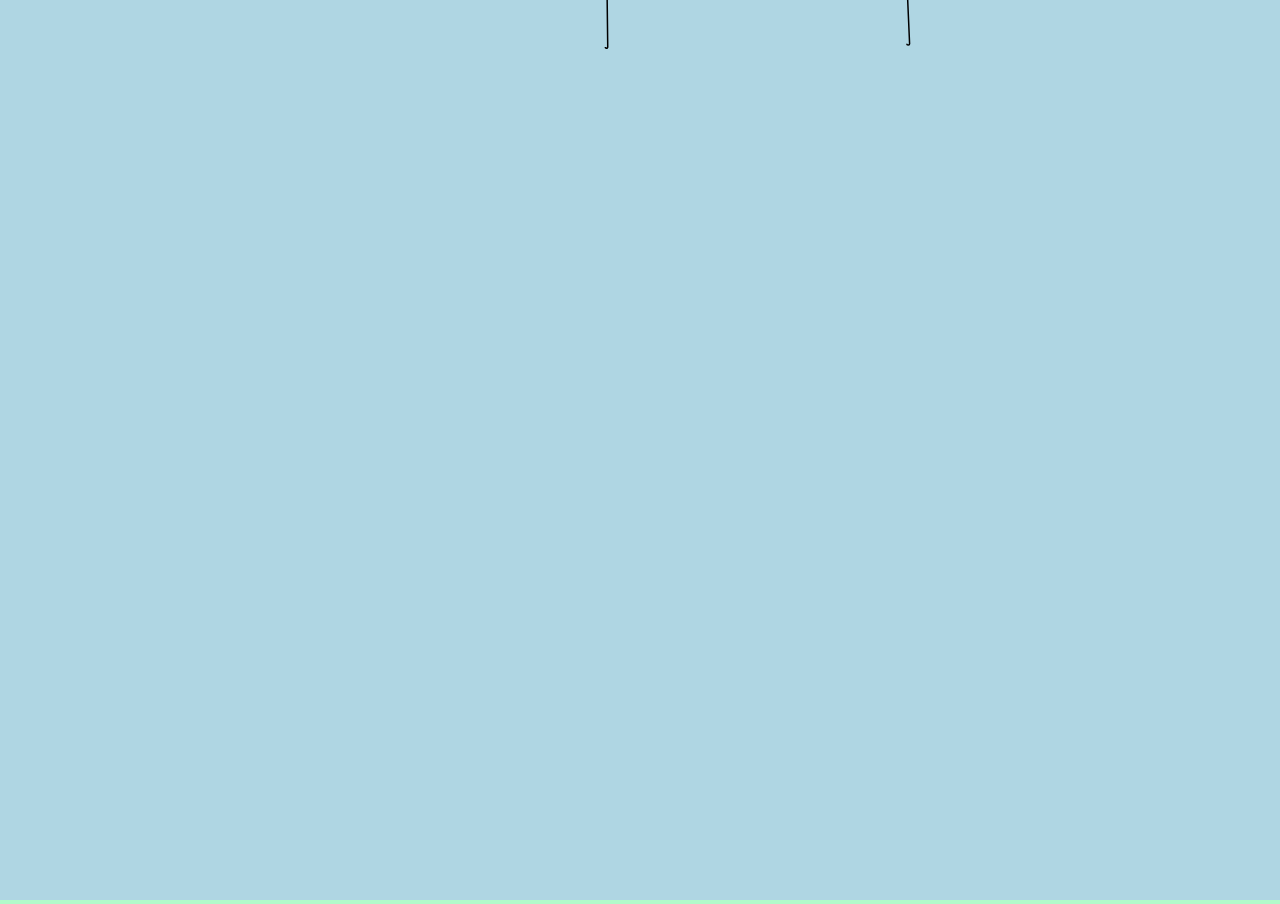
<file: autumn-umbrellas/index.html>
<!DOCTYPE html>
<html>
  <head>
    <meta charset="UTF-8"/>
    <meta name="viewport" content="width=device-width, initial-scale=1.0" />
    <title>Autumn Umbrellas</title>
    <link rel="stylesheet" href="style.css">
  </head>
  <body>
    <canvas></canvas>
    <script src="main.js"></script>
  </body>
</html>
</file>
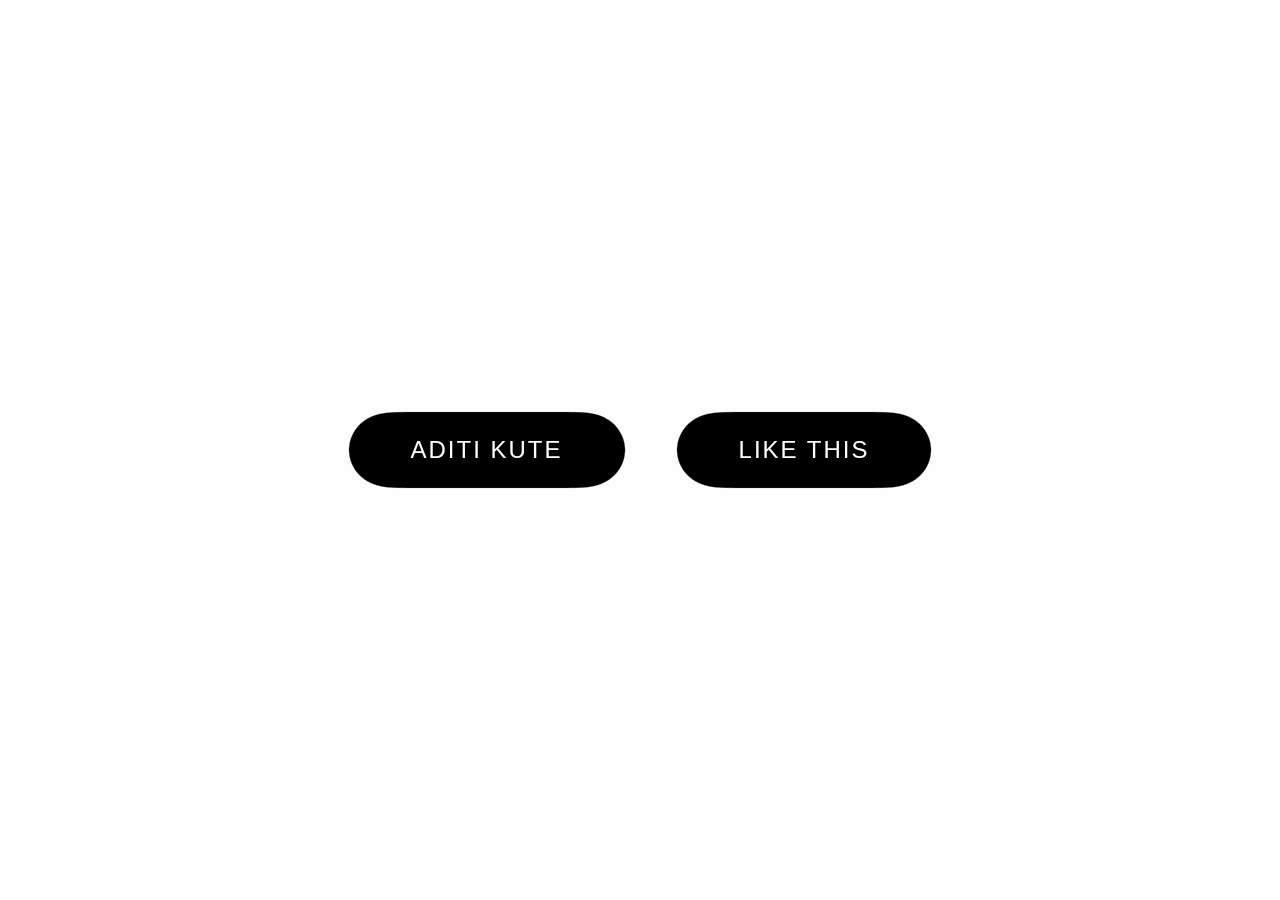
<file: buttons-hover-effect/index.html>
<!DOCTYPE html>
<html>
  <head>
    <meta charset="UTF-8"/>
    <meta name="viewport" content="width=device-width, initial-scale=1.0" />
    <title>Buttons Hover Effect</title>
    <link rel="stylesheet" href="style.css">
  </head>
  <body>
    <div class="wrapper">
        <div class="btn-wrapper">
          <div class="btn-frame">
            <button type="button">ADITI KUTE</button>
            <div class="blob"></div>
          </div>
        </div>
        <div class="btn-wrapper">
          <div class="btn-frame">
            <button type="button">Like This</button>
            <div class="blob"></div>
          </div>
        </div>
      </div>
    <script src="main.js"></script>
  </body>
</html>
</file>
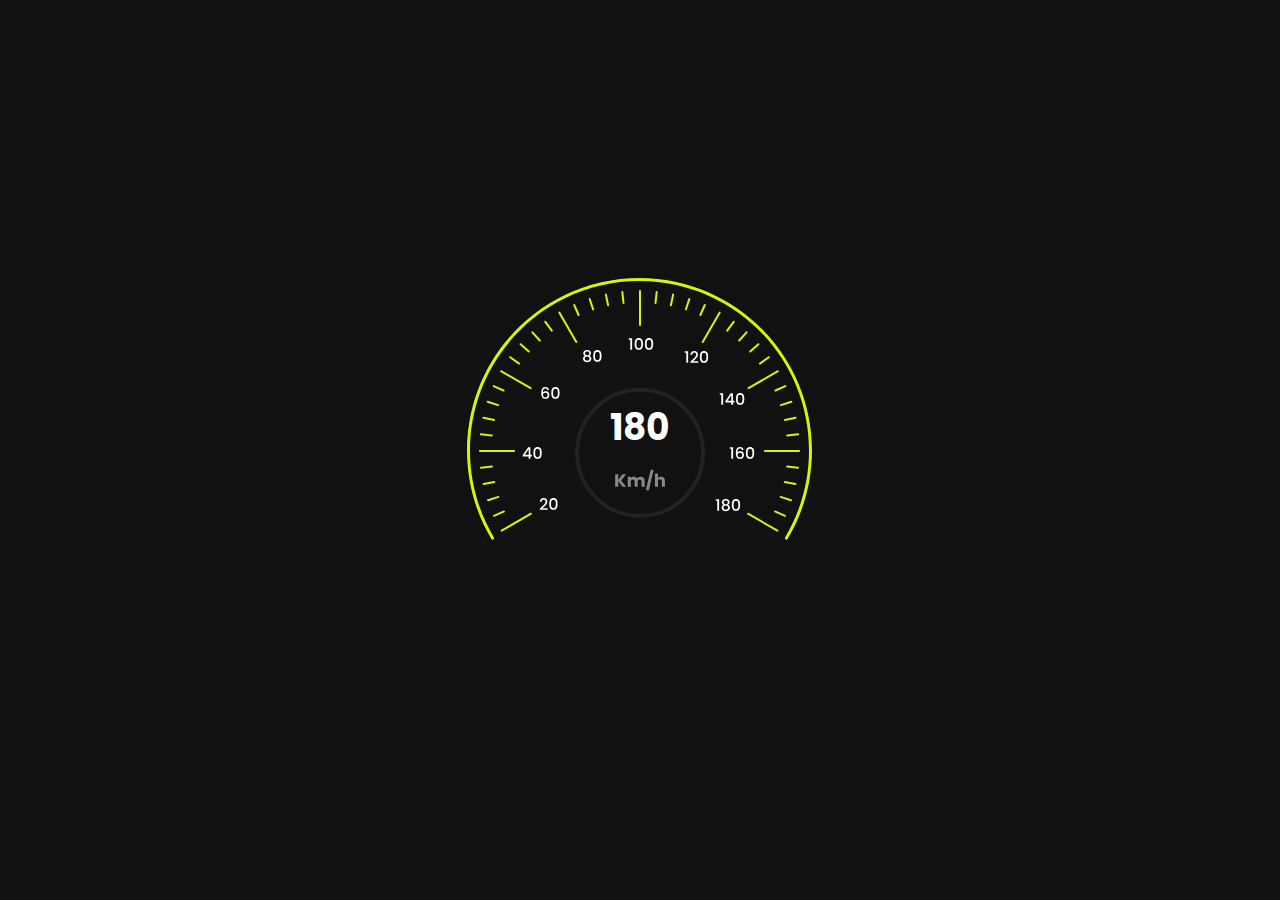
<file: interactive-speedometer-design/index.html>
<!DOCTYPE html>
<html>
  <head>
    <meta charset="UTF-8"/>
    <meta name="viewport" content="width=device-width, initial-scale=1.0" />
    <title>Interactive Speedometer Design</title>
    <link rel="stylesheet" href="style.css">
  </head>
  <body>
    <link rel="stylesheet" href="https://fonts.googleapis.com/css2?family=Poppins:wght@400;500;600&display=swap">

<body>
  <div class="svg-container">
    <svg width="349" height="266" viewBox="0 0 349 266" fill="none" xmlns="http://www.w3.org/2000/svg">
      <path id="meter-bg-bar" d="M50.8884 250C37.0172 227.815 29 201.594 29 173.5C29 93.6949 93.6949 29 173.5 29C253.305 29 318 93.6949 318 173.5C318 201.594 309.983 227.815 296.112 250" stroke="#CFF80B" stroke-width="57" />
      <path id="meter-frame" fill-rule="evenodd" clip-rule="evenodd" d="M348 0H0V266H348V0ZM1 173.5C1 205.845 9.90209 236.11 25.3898 261.98C25.8674 262.778 26.9495 262.943 27.6503 262.332C28.2018 261.851 28.3263 261.044 27.9507 260.416C12.7415 235.002 4 205.272 4 173.5C4 79.8877 79.8877 4 173.5 4C267.112 4 343 79.8877 343 173.5C343 205.272 334.258 235.002 319.049 260.416C318.674 261.044 318.798 261.851 319.35 262.332C320.051 262.943 321.133 262.778 321.61 261.98C337.098 236.11 346 205.845 346 173.5C346 78.2309 268.769 1 173.5 1C78.2309 1 1 78.2309 1 173.5ZM191.694 15.0084C191.754 14.4594 191.358 13.9658 190.809 13.9059C190.26 13.846 189.766 14.2425 189.706 14.7915L188.506 25.7915C188.446 26.3406 188.843 26.8342 189.392 26.8941C189.941 26.954 190.434 26.5575 190.494 26.0084L191.694 15.0084ZM13.8058 157.192C13.8657 156.643 14.3593 156.246 14.9083 156.306L25.9083 157.506C26.4574 157.566 26.8539 158.059 26.794 158.608C26.7341 159.157 26.2405 159.554 25.6914 159.494L14.6914 158.294C14.1424 158.234 13.7459 157.741 13.8058 157.192ZM321.208 188.506C320.659 188.446 320.165 188.842 320.106 189.392C320.046 189.941 320.442 190.434 320.991 190.494L331.991 191.694C332.54 191.754 333.034 191.357 333.094 190.808C333.154 190.259 332.757 189.766 332.208 189.706L321.208 188.506ZM207.302 16.6205C207.842 16.7318 208.191 17.2605 208.08 17.8014L205.88 28.5014C205.768 29.0424 205.24 29.3908 204.699 29.2796C204.158 29.1683 203.809 28.6396 203.921 28.0987L206.121 17.3987C206.232 16.8577 206.761 16.5093 207.302 16.6205ZM17.6103 139.822C17.0703 139.706 16.5385 140.05 16.4224 140.59C16.3064 141.13 16.65 141.662 17.19 141.778L27.89 144.078C28.4299 144.194 28.9617 143.85 29.0778 143.31C29.1938 142.77 28.8502 142.238 28.3103 142.122L17.6103 139.822ZM317.72 204.699C317.832 204.158 318.36 203.809 318.901 203.92L329.601 206.12C330.142 206.232 330.491 206.76 330.379 207.301C330.268 207.842 329.739 208.191 329.198 208.079L318.499 205.879C317.958 205.768 317.609 205.24 317.72 204.699ZM224.25 22.3108C224.422 21.7858 224.135 21.2211 223.61 21.0495C223.085 20.8779 222.521 21.1643 222.349 21.6893L218.949 32.0893C218.778 32.6142 219.064 33.1789 219.589 33.3505C220.114 33.5221 220.679 33.2357 220.85 32.7108L224.25 22.3108ZM20.648 124.392C20.8182 123.866 21.382 123.578 21.9075 123.749L32.4075 127.149C32.9329 127.319 33.2209 127.883 33.0508 128.408C32.8806 128.933 32.3167 129.221 31.7913 129.051L21.2913 125.651C20.7659 125.481 20.4779 124.917 20.648 124.392ZM314.91 218.95C314.385 218.778 313.821 219.064 313.649 219.589C313.477 220.114 313.764 220.679 314.289 220.851L324.689 224.251C325.214 224.422 325.778 224.136 325.95 223.611C326.122 223.086 325.835 222.521 325.31 222.35L314.91 218.95ZM239.202 27.0847C239.708 27.3071 239.937 27.8972 239.715 28.4027L235.315 38.4027C235.093 38.9083 234.502 39.1377 233.997 38.9153C233.491 38.6929 233.262 38.1028 233.484 37.5973L237.884 27.5973C238.107 27.0918 238.697 26.8623 239.202 27.0847ZM28.0021 108.185C27.4966 107.962 26.9065 108.192 26.6841 108.697C26.4616 109.203 26.6911 109.793 27.1966 110.015L37.1966 114.415C37.7021 114.638 38.2923 114.408 38.5147 113.903C38.7371 113.397 38.5076 112.807 38.0021 112.585L28.0021 108.185ZM308.085 233.997C308.307 233.492 308.897 233.262 309.403 233.485L319.403 237.885C319.909 238.107 320.138 238.697 319.916 239.203C319.693 239.708 319.103 239.938 318.598 239.715L308.598 235.315C308.092 235.093 307.863 234.503 308.085 233.997ZM268.507 45.3898C268.833 44.9438 268.736 44.3182 268.29 43.9924C267.844 43.6667 267.218 43.7642 266.892 44.2102L260.392 53.1102C260.066 53.5562 260.164 54.1818 260.61 54.5076C261.056 54.8333 261.682 54.7358 262.007 54.2898L268.507 45.3898ZM43.3879 79.6162C43.7103 79.1678 44.3352 79.0657 44.7836 79.3881L53.6836 85.7881C54.132 86.1106 54.2341 86.7355 53.9117 87.1839C53.5892 87.6322 52.9643 87.7343 52.516 87.4119L43.616 81.0119C43.1676 80.6895 43.0655 80.0646 43.3879 79.6162ZM281.342 55.9699C281.712 55.5599 281.68 54.9276 281.27 54.5575C280.86 54.1875 280.227 54.22 279.857 54.63L272.457 62.83C272.087 63.24 272.12 63.8723 272.53 64.2423C272.94 64.6123 273.572 64.5799 273.942 64.1699L281.342 55.9699ZM53.8527 66.535C54.2199 66.1225 54.852 66.0858 55.2645 66.4531L63.4646 73.7531C63.8771 74.1203 63.9138 74.7524 63.5465 75.1649C63.1793 75.5774 62.5472 75.6141 62.1347 75.2469L53.9347 67.9469C53.5222 67.5796 53.4855 66.9475 53.8527 66.535ZM293.065 67.9469C293.477 67.5796 293.514 66.9475 293.147 66.535C292.779 66.1225 292.147 66.0858 291.735 66.4531L283.535 73.7531C283.122 74.1203 283.086 74.7524 283.453 75.1649C283.82 75.5774 284.452 75.6141 284.865 75.2469L293.065 67.9469ZM65.7299 54.5575C66.14 54.1875 66.7723 54.22 67.1423 54.63L74.5423 62.83C74.9123 63.24 74.8799 63.8723 74.4699 64.2423C74.0599 64.6123 73.4275 64.5799 73.0575 64.1699L65.6575 55.9699C65.2875 55.5599 65.3199 54.9276 65.7299 54.5575ZM303.384 81.0119C303.832 80.6895 303.934 80.0646 303.612 79.6162C303.289 79.1678 302.665 79.0657 302.216 79.3881L293.316 85.7881C292.868 86.1106 292.766 86.7355 293.088 87.1839C293.411 87.6322 294.035 87.7343 294.484 87.4119L303.384 81.0119ZM78.7101 43.9924C79.1561 43.6667 79.7817 43.7642 80.1074 44.2102L86.6074 53.1102C86.9332 53.5562 86.8357 54.1818 86.3897 54.5076C85.9437 54.8333 85.318 54.7358 84.9923 54.2898L78.4923 45.3898C78.1666 44.9438 78.2641 44.3182 78.7101 43.9924ZM38.4025 235.315C38.908 235.093 39.1375 234.503 38.9151 233.997C38.6926 233.492 38.1025 233.262 37.597 233.485L27.597 237.885C27.0915 238.107 26.862 238.697 27.0844 239.203C27.3069 239.708 27.897 239.938 28.4025 239.715L38.4025 235.315ZM320.315 108.697C320.537 109.203 320.308 109.793 319.802 110.015L309.802 114.415C309.297 114.638 308.707 114.408 308.484 113.903C308.262 113.397 308.491 112.807 308.997 112.585L318.997 108.185C319.502 107.962 320.093 108.192 320.315 108.697ZM109.115 27.5973C108.892 27.0918 108.302 26.8623 107.797 27.0847C107.291 27.3071 107.062 27.8972 107.284 28.4027L111.684 38.4027C111.907 38.9083 112.497 39.1377 113.002 38.9153C113.508 38.6929 113.737 38.1028 113.515 37.5973L109.115 27.5973ZM33.3503 219.589C33.5219 220.114 33.2355 220.679 32.7105 220.851L22.3105 224.251C21.7856 224.422 21.2209 224.136 21.0493 223.611C20.8777 223.086 21.1641 222.521 21.689 222.35L32.089 218.95C32.614 218.778 33.1787 219.064 33.3503 219.589ZM325.708 125.651C326.233 125.481 326.521 124.917 326.351 124.392C326.181 123.866 325.617 123.578 325.092 123.749L314.592 127.149C314.066 127.319 313.778 127.883 313.948 128.408C314.118 128.933 314.682 129.221 315.208 129.051L325.708 125.651ZM123.389 21.0495C123.914 20.8779 124.478 21.1643 124.65 21.6893L128.05 32.0893C128.222 32.6142 127.935 33.1789 127.41 33.3505C126.885 33.5221 126.321 33.2357 126.149 32.7108L122.749 22.3108C122.577 21.7858 122.864 21.2211 123.389 21.0495ZM28.5012 205.879C29.0422 205.768 29.3905 205.24 29.2793 204.699C29.1681 204.158 28.6394 203.809 28.0984 203.92L17.3984 206.12C16.8574 206.232 16.5091 206.76 16.6203 207.301C16.7315 207.842 17.2602 208.191 17.8012 208.079L28.5012 205.879ZM330.578 140.59C330.694 141.13 330.35 141.662 329.81 141.778L319.11 144.078C318.57 144.194 318.039 143.85 317.922 143.31C317.806 142.77 318.15 142.238 318.69 142.122L329.39 139.822C329.93 139.706 330.462 140.05 330.578 140.59ZM140.88 17.3987C140.768 16.8577 140.24 16.5093 139.699 16.6205C139.158 16.7318 138.809 17.2605 138.921 17.8014L141.121 28.5014C141.232 29.0424 141.761 29.3908 142.302 29.2796C142.842 29.1683 143.191 28.6396 143.08 28.0987L140.88 17.3987ZM26.8941 189.392C26.954 189.941 26.5575 190.434 26.0084 190.494L15.0084 191.694C14.4594 191.754 13.9658 191.357 13.9059 190.808C13.846 190.259 14.2425 189.766 14.7915 189.706L25.7915 188.506C26.3406 188.446 26.8342 188.842 26.8941 189.392ZM332.308 158.294C332.857 158.234 333.254 157.741 333.194 157.192C333.134 156.643 332.64 156.246 332.091 156.306L321.091 157.506C320.542 157.566 320.146 158.059 320.206 158.608C320.266 159.157 320.759 159.554 321.308 159.494L332.308 158.294ZM156.191 13.9059C156.74 13.846 157.234 14.2425 157.294 14.7915L158.494 25.7915C158.554 26.3406 158.157 26.8342 157.608 26.8941C157.059 26.954 156.566 26.5575 156.506 26.0084L155.306 15.0084C155.246 14.4594 155.642 13.9658 156.191 13.9059ZM175 14C175 13.4477 174.552 13 174 13C173.448 13 173 13.4477 173 14V48C173 48.5523 173.448 49 174 49C174.552 49 175 48.5523 175 48V14ZM13 174C13 173.448 13.4477 173 14 173H48C48.5523 173 49 173.448 49 174C49 174.552 48.5523 175 48 175H14C13.4477 175 13 174.552 13 174ZM299 173C298.448 173 298 173.448 298 174C298 174.552 298.448 175 299 175H333C333.552 175 334 174.552 334 174C334 173.448 333.552 173 333 173H299ZM254.2 34.7336C254.678 35.0093 254.843 35.6208 254.567 36.0993L237.567 65.5993C237.291 66.0778 236.68 66.2422 236.201 65.9665C235.723 65.6907 235.558 65.0792 235.834 64.6007L252.834 35.1007C253.11 34.6222 253.721 34.4578 254.2 34.7336ZM64.4993 235.834C64.9774 235.558 65.5891 235.721 65.8655 236.199C66.142 236.677 65.9785 237.289 65.5004 237.566L36.1004 254.566C35.6223 254.842 35.0106 254.679 34.7341 254.2C34.4577 253.722 34.6212 253.111 35.0993 252.834L64.4993 235.834ZM312.766 93.6994C313.042 94.1775 312.879 94.7892 312.401 95.0657L283.001 112.066C282.523 112.342 281.911 112.179 281.634 111.701C281.358 111.222 281.521 110.611 282 110.334L311.4 93.3343C311.878 93.0578 312.489 93.2213 312.766 93.6994ZM94.1664 35.1007C93.8906 34.6222 93.2792 34.4578 92.8007 34.7336C92.3222 35.0093 92.1578 35.6208 92.4335 36.0993L109.434 65.5993C109.709 66.0778 110.321 66.2422 110.799 65.9665C111.278 65.6907 111.442 65.0792 111.166 64.6007L94.1664 35.1007ZM34.2338 93.7007C34.5096 93.2222 35.121 93.0578 35.5996 93.3336L65.0996 110.334C65.5781 110.609 65.7425 111.221 65.4667 111.699C65.1909 112.178 64.5795 112.342 64.101 112.066L34.601 95.0664C34.1225 94.7907 33.9581 94.1792 34.2338 93.7007ZM282.501 235.834C282.023 235.558 281.411 235.721 281.134 236.199C280.858 236.678 281.021 237.289 281.5 237.566L310.9 254.566C311.378 254.842 311.989 254.679 312.266 254.201C312.542 253.722 312.379 253.111 311.901 252.834L282.501 235.834Z" fill="#111111" />
      <path id="inner-circle" d="M174.062 238.872C208.856 238.872 237.062 210.666 237.062 175.872C237.062 141.078 208.856 112.872 174.062 112.872C139.269 112.872 111.062 141.078 111.062 175.872C111.062 210.666 139.269 238.872 174.062 238.872Z" stroke="#87888C" stroke-opacity="0.15" stroke-width="4" />
      <path id="km-20" d="M75.0303 230.392C76.0543 229.507 76.8596 228.781 77.4463 228.216C78.0436 227.64 78.5396 227.043 78.9343 226.424C79.329 225.805 79.5263 225.187 79.5263 224.568C79.5263 223.928 79.3716 223.427 79.0623 223.064C78.7636 222.701 78.289 222.52 77.6383 222.52C77.009 222.52 76.5183 222.723 76.1663 223.128C75.825 223.523 75.6436 224.056 75.6223 224.728H73.8623C73.8943 223.512 74.257 222.584 74.9503 221.944C75.6543 221.293 76.545 220.968 77.6223 220.968C78.785 220.968 79.6916 221.288 80.3423 221.928C81.0036 222.568 81.3343 223.421 81.3343 224.488C81.3343 225.256 81.137 225.997 80.7423 226.712C80.3583 227.416 79.8943 228.051 79.3503 228.616C78.817 229.171 78.1343 229.816 77.3023 230.552L76.5823 231.192H81.6543V232.712H73.8783V231.384L75.0303 230.392ZM83.2567 226.888C83.2567 225.043 83.566 223.603 84.1847 222.568C84.814 221.523 85.8913 221 87.4167 221C88.942 221 90.014 221.523 90.6327 222.568C91.262 223.603 91.5767 225.043 91.5767 226.888C91.5767 228.755 91.262 230.216 90.6327 231.272C90.014 232.317 88.942 232.84 87.4167 232.84C85.8913 232.84 84.814 232.317 84.1847 231.272C83.566 230.216 83.2567 228.755 83.2567 226.888ZM89.7847 226.888C89.7847 226.024 89.726 225.293 89.6087 224.696C89.502 224.099 89.278 223.613 88.9367 223.24C88.5953 222.856 88.0887 222.664 87.4167 222.664C86.7447 222.664 86.238 222.856 85.8967 223.24C85.5553 223.613 85.326 224.099 85.2087 224.696C85.102 225.293 85.0487 226.024 85.0487 226.888C85.0487 227.784 85.102 228.536 85.2087 229.144C85.3153 229.752 85.5393 230.243 85.8807 230.616C86.2327 230.989 86.7447 231.176 87.4167 231.176C88.0887 231.176 88.5953 230.989 88.9367 230.616C89.2887 230.243 89.518 229.752 89.6247 229.144C89.7313 228.536 89.7847 227.784 89.7847 226.888Z" fill="white" />
      <path id="km-40" d="M56.7988 179.44V178.064L62.1748 170.352H64.3828V177.856H65.8708V179.44H64.3828V181.872H62.5908V179.44H56.7988ZM62.6708 172.208L58.8948 177.856H62.6708V172.208ZM67.3822 175.888C67.3822 174.043 67.6915 172.603 68.3102 171.568C68.9395 170.523 70.0168 170 71.5422 170C73.0675 170 74.1395 170.523 74.7582 171.568C75.3875 172.603 75.7022 174.043 75.7022 175.888C75.7022 177.755 75.3875 179.216 74.7582 180.272C74.1395 181.317 73.0675 181.84 71.5422 181.84C70.0168 181.84 68.9395 181.317 68.3102 180.272C67.6915 179.216 67.3822 177.755 67.3822 175.888ZM73.9102 175.888C73.9102 175.024 73.8515 174.293 73.7342 173.696C73.6275 173.099 73.4035 172.613 73.0622 172.24C72.7208 171.856 72.2142 171.664 71.5422 171.664C70.8702 171.664 70.3635 171.856 70.0222 172.24C69.6808 172.613 69.4515 173.099 69.3342 173.696C69.2275 174.293 69.1742 175.024 69.1742 175.888C69.1742 176.784 69.2275 177.536 69.3342 178.144C69.4408 178.752 69.6648 179.243 70.0062 179.616C70.3582 179.989 70.8702 180.176 71.5422 180.176C72.2142 180.176 72.7208 179.989 73.0622 179.616C73.4142 179.243 73.6435 178.752 73.7502 178.144C73.8568 177.536 73.9102 176.784 73.9102 175.888Z" fill="white" />
      <path id="km-60" d="M81.2941 112.912C81.1768 112.421 80.9634 112.053 80.6541 111.808C80.3448 111.563 79.9128 111.44 79.3581 111.44C78.5154 111.44 77.8861 111.765 77.4701 112.416C77.0541 113.056 76.8354 114.123 76.8141 115.616C77.0914 115.147 77.4968 114.784 78.0301 114.528C78.5634 114.272 79.1394 114.144 79.7581 114.144C80.4621 114.144 81.0808 114.299 81.6141 114.608C82.1581 114.907 82.5794 115.344 82.8781 115.92C83.1874 116.496 83.3421 117.184 83.3421 117.984C83.3421 118.731 83.1928 119.397 82.8941 119.984C82.6061 120.571 82.1741 121.035 81.5981 121.376C81.0221 121.707 80.3288 121.872 79.5181 121.872C78.4194 121.872 77.5554 121.632 76.9261 121.152C76.3074 120.661 75.8701 119.973 75.6141 119.088C75.3688 118.203 75.2461 117.099 75.2461 115.776C75.2461 111.872 76.6221 109.92 79.3741 109.92C80.4408 109.92 81.2781 110.208 81.8861 110.784C82.5048 111.36 82.8674 112.069 82.9741 112.912H81.2941ZM79.3581 115.68C78.7074 115.68 78.1528 115.877 77.6941 116.272C77.2461 116.656 77.0221 117.216 77.0221 117.952C77.0221 118.688 77.2301 119.275 77.6461 119.712C78.0728 120.139 78.6648 120.352 79.4221 120.352C80.0941 120.352 80.6221 120.144 81.0061 119.728C81.4008 119.312 81.5981 118.757 81.5981 118.064C81.5981 117.339 81.4061 116.763 81.0221 116.336C80.6488 115.899 80.0941 115.68 79.3581 115.68ZM85.2877 115.888C85.2877 114.043 85.5971 112.603 86.2157 111.568C86.8451 110.523 87.9224 110 89.4477 110C90.9731 110 92.0451 110.523 92.6637 111.568C93.2931 112.603 93.6077 114.043 93.6077 115.888C93.6077 117.755 93.2931 119.216 92.6637 120.272C92.0451 121.317 90.9731 121.84 89.4477 121.84C87.9224 121.84 86.8451 121.317 86.2157 120.272C85.5971 119.216 85.2877 117.755 85.2877 115.888ZM91.8157 115.888C91.8157 115.024 91.7571 114.293 91.6397 113.696C91.5331 113.099 91.3091 112.613 90.9677 112.24C90.6264 111.856 90.1197 111.664 89.4477 111.664C88.7757 111.664 88.2691 111.856 87.9277 112.24C87.5864 112.613 87.3571 113.099 87.2397 113.696C87.1331 114.293 87.0797 115.024 87.0797 115.888C87.0797 116.784 87.1331 117.536 87.2397 118.144C87.3464 118.752 87.5704 119.243 87.9117 119.616C88.2637 119.989 88.7757 120.176 89.4477 120.176C90.1197 120.176 90.6264 119.989 90.9677 119.616C91.3197 119.243 91.5491 118.752 91.6557 118.144C91.7624 117.536 91.8157 116.784 91.8157 115.888Z" fill="white" />
      <path id="km-80" d="M118.991 78.776C117.882 78.2213 117.327 77.3467 117.327 76.152C117.327 75.576 117.471 75.048 117.759 74.568C118.047 74.088 118.479 73.7093 119.055 73.432C119.631 73.144 120.335 73 121.167 73C121.988 73 122.687 73.144 123.263 73.432C123.85 73.7093 124.287 74.088 124.575 74.568C124.863 75.048 125.007 75.576 125.007 76.152C125.007 76.7493 124.852 77.2773 124.543 77.736C124.244 78.184 123.844 78.5307 123.343 78.776C123.951 79 124.431 79.368 124.783 79.88C125.135 80.3813 125.311 80.9733 125.311 81.656C125.311 82.3493 125.135 82.9627 124.783 83.496C124.431 84.0293 123.94 84.44 123.311 84.728C122.682 85.016 121.967 85.16 121.167 85.16C120.367 85.16 119.652 85.016 119.023 84.728C118.404 84.44 117.919 84.0293 117.567 83.496C117.215 82.9627 117.039 82.3493 117.039 81.656C117.039 80.9627 117.215 80.3653 117.567 79.864C117.919 79.3627 118.394 79 118.991 78.776ZM123.263 76.376C123.263 75.7787 123.076 75.32 122.703 75C122.33 74.68 121.818 74.52 121.167 74.52C120.527 74.52 120.02 74.68 119.647 75C119.274 75.32 119.087 75.784 119.087 76.392C119.087 76.9253 119.279 77.3627 119.663 77.704C120.058 78.0347 120.559 78.2 121.167 78.2C121.775 78.2 122.276 78.0293 122.671 77.688C123.066 77.3467 123.263 76.9093 123.263 76.376ZM121.167 79.576C120.463 79.576 119.887 79.752 119.439 80.104C119.002 80.4453 118.783 80.9413 118.783 81.592C118.783 82.2 118.996 82.696 119.423 83.08C119.85 83.4533 120.431 83.64 121.167 83.64C121.892 83.64 122.463 83.448 122.879 83.064C123.306 82.68 123.519 82.1893 123.519 81.592C123.519 80.952 123.3 80.456 122.863 80.104C122.436 79.752 121.871 79.576 121.167 79.576ZM127.226 78.888C127.226 77.0427 127.535 75.6027 128.154 74.568C128.783 73.5227 129.861 73 131.386 73C132.911 73 133.983 73.5227 134.602 74.568C135.231 75.6027 135.546 77.0427 135.546 78.888C135.546 80.7547 135.231 82.216 134.602 83.272C133.983 84.3173 132.911 84.84 131.386 84.84C129.861 84.84 128.783 84.3173 128.154 83.272C127.535 82.216 127.226 80.7547 127.226 78.888ZM133.754 78.888C133.754 78.024 133.695 77.2933 133.578 76.696C133.471 76.0987 133.247 75.6133 132.906 75.24C132.565 74.856 132.058 74.664 131.386 74.664C130.714 74.664 130.207 74.856 129.866 75.24C129.525 75.6133 129.295 76.0987 129.178 76.696C129.071 77.2933 129.018 78.024 129.018 78.888C129.018 79.784 129.071 80.536 129.178 81.144C129.285 81.752 129.509 82.2427 129.85 82.616C130.202 82.9893 130.714 83.176 131.386 83.176C132.058 83.176 132.565 82.9893 132.906 82.616C133.258 82.2427 133.487 81.752 133.594 81.144C133.701 80.536 133.754 79.784 133.754 78.888Z" fill="white" />
      <path id="km-100" d="M162.783 62.872V61.208H166.111V72.872H164.271V62.872H162.783ZM168.617 66.888C168.617 65.0427 168.926 63.6027 169.545 62.568C170.174 61.5227 171.251 61 172.777 61C174.302 61 175.374 61.5227 175.993 62.568C176.622 63.6027 176.937 65.0427 176.937 66.888C176.937 68.7547 176.622 70.216 175.993 71.272C175.374 72.3173 174.302 72.84 172.777 72.84C171.251 72.84 170.174 72.3173 169.545 71.272C168.926 70.216 168.617 68.7547 168.617 66.888ZM175.145 66.888C175.145 66.024 175.086 65.2933 174.969 64.696C174.862 64.0987 174.638 63.6133 174.297 63.24C173.955 62.856 173.449 62.664 172.777 62.664C172.105 62.664 171.598 62.856 171.257 63.24C170.915 63.6133 170.686 64.0987 170.569 64.696C170.462 65.2933 170.409 66.024 170.409 66.888C170.409 67.784 170.462 68.536 170.569 69.144C170.675 69.752 170.899 70.2427 171.241 70.616C171.593 70.9893 172.105 71.176 172.777 71.176C173.449 71.176 173.955 70.9893 174.297 70.616C174.649 70.2427 174.878 69.752 174.985 69.144C175.091 68.536 175.145 67.784 175.145 66.888ZM178.867 66.888C178.867 65.0427 179.176 63.6027 179.795 62.568C180.424 61.5227 181.501 61 183.027 61C184.552 61 185.624 61.5227 186.243 62.568C186.872 63.6027 187.187 65.0427 187.187 66.888C187.187 68.7547 186.872 70.216 186.243 71.272C185.624 72.3173 184.552 72.84 183.027 72.84C181.501 72.84 180.424 72.3173 179.795 71.272C179.176 70.216 178.867 68.7547 178.867 66.888ZM185.395 66.888C185.395 66.024 185.336 65.2933 185.219 64.696C185.112 64.0987 184.888 63.6133 184.547 63.24C184.205 62.856 183.699 62.664 183.027 62.664C182.355 62.664 181.848 62.856 181.507 63.24C181.165 63.6133 180.936 64.0987 180.819 64.696C180.712 65.2933 180.659 66.024 180.659 66.888C180.659 67.784 180.712 68.536 180.819 69.144C180.925 69.752 181.149 70.2427 181.491 70.616C181.843 70.9893 182.355 71.176 183.027 71.176C183.699 71.176 184.205 70.9893 184.547 70.616C184.899 70.2427 185.128 69.752 185.235 69.144C185.341 68.536 185.395 67.784 185.395 66.888Z" fill="white" />
      <path id="km-120" d="M218.783 75.8718V74.2078H222.111V85.8718H220.271V75.8718H218.783ZM225.625 83.3918C226.649 82.5065 227.454 81.7811 228.041 81.2158C228.638 80.6398 229.134 80.0425 229.529 79.4238C229.923 78.8051 230.121 78.1865 230.121 77.5678C230.121 76.9278 229.966 76.4265 229.657 76.0638C229.358 75.7011 228.883 75.5198 228.233 75.5198C227.603 75.5198 227.113 75.7225 226.761 76.1278C226.419 76.5225 226.238 77.0558 226.217 77.7278H224.457C224.489 76.5118 224.851 75.5838 225.545 74.9438C226.249 74.2931 227.139 73.9678 228.217 73.9678C229.379 73.9678 230.286 74.2878 230.937 74.9278C231.598 75.5678 231.929 76.4211 231.929 77.4878C231.929 78.2558 231.731 78.9971 231.337 79.7118C230.953 80.4158 230.489 81.0505 229.945 81.6158C229.411 82.1705 228.729 82.8158 227.897 83.5518L227.177 84.1918H232.249V85.7118H224.473V84.3838L225.625 83.3918ZM233.851 79.8878C233.851 78.0425 234.16 76.6025 234.779 75.5678C235.408 74.5225 236.486 73.9998 238.011 73.9998C239.536 73.9998 240.608 74.5225 241.227 75.5678C241.856 76.6025 242.171 78.0425 242.171 79.8878C242.171 81.7545 241.856 83.2158 241.227 84.2718C240.608 85.3171 239.536 85.8398 238.011 85.8398C236.486 85.8398 235.408 85.3171 234.779 84.2718C234.16 83.2158 233.851 81.7545 233.851 79.8878ZM240.379 79.8878C240.379 79.0238 240.32 78.2931 240.203 77.6958C240.096 77.0985 239.872 76.6131 239.531 76.2398C239.19 75.8558 238.683 75.6638 238.011 75.6638C237.339 75.6638 236.832 75.8558 236.491 76.2398C236.15 76.6131 235.92 77.0985 235.803 77.6958C235.696 78.2931 235.643 79.0238 235.643 79.8878C235.643 80.7838 235.696 81.5358 235.803 82.1438C235.91 82.7518 236.134 83.2425 236.475 83.6158C236.827 83.9891 237.339 84.1758 238.011 84.1758C238.683 84.1758 239.19 83.9891 239.531 83.6158C239.883 83.2425 240.112 82.7518 240.219 82.1438C240.326 81.5358 240.379 80.7838 240.379 79.8878Z" fill="white" />
      <path id="km-140" d="M253.783 117.872V116.208H257.111V127.872H255.271V117.872H253.783ZM259.393 125.44V124.064L264.769 116.352H266.977V123.856H268.465V125.44H266.977V127.872H265.185V125.44H259.393ZM265.265 118.208L261.489 123.856H265.265V118.208ZM269.976 121.888C269.976 120.043 270.285 118.603 270.904 117.568C271.533 116.523 272.611 116 274.136 116C275.661 116 276.733 116.523 277.352 117.568C277.981 118.603 278.296 120.043 278.296 121.888C278.296 123.755 277.981 125.216 277.352 126.272C276.733 127.317 275.661 127.84 274.136 127.84C272.611 127.84 271.533 127.317 270.904 126.272C270.285 125.216 269.976 123.755 269.976 121.888ZM276.504 121.888C276.504 121.024 276.445 120.293 276.328 119.696C276.221 119.099 275.997 118.613 275.656 118.24C275.315 117.856 274.808 117.664 274.136 117.664C273.464 117.664 272.957 117.856 272.616 118.24C272.275 118.613 272.045 119.099 271.928 119.696C271.821 120.293 271.768 121.024 271.768 121.888C271.768 122.784 271.821 123.536 271.928 124.144C272.035 124.752 272.259 125.243 272.6 125.616C272.952 125.989 273.464 126.176 274.136 126.176C274.808 126.176 275.315 125.989 275.656 125.616C276.008 125.243 276.237 124.752 276.344 124.144C276.451 123.536 276.504 122.784 276.504 121.888Z" fill="white" />
      <path id="km-160" d="M263.783 171.872V170.208H267.111V181.872H265.271V171.872H263.783ZM275.889 172.912C275.771 172.421 275.558 172.053 275.249 171.808C274.939 171.563 274.507 171.44 273.953 171.44C273.11 171.44 272.481 171.765 272.065 172.416C271.649 173.056 271.43 174.123 271.409 175.616C271.686 175.147 272.091 174.784 272.625 174.528C273.158 174.272 273.734 174.144 274.353 174.144C275.057 174.144 275.675 174.299 276.209 174.608C276.753 174.907 277.174 175.344 277.473 175.92C277.782 176.496 277.937 177.184 277.937 177.984C277.937 178.731 277.787 179.397 277.489 179.984C277.201 180.571 276.769 181.035 276.193 181.376C275.617 181.707 274.923 181.872 274.113 181.872C273.014 181.872 272.15 181.632 271.521 181.152C270.902 180.661 270.465 179.973 270.209 179.088C269.963 178.203 269.841 177.099 269.841 175.776C269.841 171.872 271.217 169.92 273.969 169.92C275.035 169.92 275.873 170.208 276.481 170.784C277.099 171.36 277.462 172.069 277.569 172.912H275.889ZM273.953 175.68C273.302 175.68 272.747 175.877 272.289 176.272C271.841 176.656 271.617 177.216 271.617 177.952C271.617 178.688 271.825 179.275 272.241 179.712C272.667 180.139 273.259 180.352 274.017 180.352C274.689 180.352 275.217 180.144 275.601 179.728C275.995 179.312 276.193 178.757 276.193 178.064C276.193 177.339 276.001 176.763 275.617 176.336C275.243 175.899 274.689 175.68 273.953 175.68ZM279.882 175.888C279.882 174.043 280.192 172.603 280.81 171.568C281.44 170.523 282.517 170 284.042 170C285.568 170 286.64 170.523 287.258 171.568C287.888 172.603 288.202 174.043 288.202 175.888C288.202 177.755 287.888 179.216 287.258 180.272C286.64 181.317 285.568 181.84 284.042 181.84C282.517 181.84 281.44 181.317 280.81 180.272C280.192 179.216 279.882 177.755 279.882 175.888ZM286.41 175.888C286.41 175.024 286.352 174.293 286.234 173.696C286.128 173.099 285.904 172.613 285.562 172.24C285.221 171.856 284.714 171.664 284.042 171.664C283.37 171.664 282.864 171.856 282.522 172.24C282.181 172.613 281.952 173.099 281.834 173.696C281.728 174.293 281.674 175.024 281.674 175.888C281.674 176.784 281.728 177.536 281.834 178.144C281.941 178.752 282.165 179.243 282.506 179.616C282.858 179.989 283.37 180.176 284.042 180.176C284.714 180.176 285.221 179.989 285.562 179.616C285.914 179.243 286.144 178.752 286.25 178.144C286.357 177.536 286.41 176.784 286.41 175.888Z" fill="white" />
      <path id="km-180" d="M249.783 223.872V222.208H253.111V233.872H251.271V223.872H249.783ZM257.585 227.776C256.475 227.221 255.921 226.347 255.921 225.152C255.921 224.576 256.065 224.048 256.353 223.568C256.641 223.088 257.073 222.709 257.649 222.432C258.225 222.144 258.929 222 259.761 222C260.582 222 261.281 222.144 261.857 222.432C262.443 222.709 262.881 223.088 263.169 223.568C263.457 224.048 263.601 224.576 263.601 225.152C263.601 225.749 263.446 226.277 263.137 226.736C262.838 227.184 262.438 227.531 261.937 227.776C262.545 228 263.025 228.368 263.377 228.88C263.729 229.381 263.905 229.973 263.905 230.656C263.905 231.349 263.729 231.963 263.377 232.496C263.025 233.029 262.534 233.44 261.905 233.728C261.275 234.016 260.561 234.16 259.761 234.16C258.961 234.16 258.246 234.016 257.617 233.728C256.998 233.44 256.513 233.029 256.161 232.496C255.809 231.963 255.633 231.349 255.633 230.656C255.633 229.963 255.809 229.365 256.161 228.864C256.513 228.363 256.987 228 257.585 227.776ZM261.857 225.376C261.857 224.779 261.67 224.32 261.297 224C260.923 223.68 260.411 223.52 259.761 223.52C259.121 223.52 258.614 223.68 258.241 224C257.867 224.32 257.681 224.784 257.681 225.392C257.681 225.925 257.873 226.363 258.257 226.704C258.651 227.035 259.153 227.2 259.761 227.2C260.369 227.2 260.87 227.029 261.265 226.688C261.659 226.347 261.857 225.909 261.857 225.376ZM259.761 228.576C259.057 228.576 258.481 228.752 258.033 229.104C257.595 229.445 257.377 229.941 257.377 230.592C257.377 231.2 257.59 231.696 258.017 232.08C258.443 232.453 259.025 232.64 259.761 232.64C260.486 232.64 261.057 232.448 261.473 232.064C261.899 231.68 262.113 231.189 262.113 230.592C262.113 229.952 261.894 229.456 261.457 229.104C261.03 228.752 260.465 228.576 259.761 228.576ZM265.82 227.888C265.82 226.043 266.129 224.603 266.748 223.568C267.377 222.523 268.455 222 269.98 222C271.505 222 272.577 222.523 273.196 223.568C273.825 224.603 274.14 226.043 274.14 227.888C274.14 229.755 273.825 231.216 273.196 232.272C272.577 233.317 271.505 233.84 269.98 233.84C268.455 233.84 267.377 233.317 266.748 232.272C266.129 231.216 265.82 229.755 265.82 227.888ZM272.348 227.888C272.348 227.024 272.289 226.293 272.172 225.696C272.065 225.099 271.841 224.613 271.5 224.24C271.159 223.856 270.652 223.664 269.98 223.664C269.308 223.664 268.801 223.856 268.46 224.24C268.119 224.613 267.889 225.099 267.772 225.696C267.665 226.293 267.612 227.024 267.612 227.888C267.612 228.784 267.665 229.536 267.772 230.144C267.879 230.752 268.103 231.243 268.444 231.616C268.796 231.989 269.308 232.176 269.98 232.176C270.652 232.176 271.159 231.989 271.5 231.616C271.852 231.243 272.081 230.752 272.188 230.144C272.295 229.536 272.348 228.784 272.348 227.888Z" fill="white" />
      <path id="speed-unit" d="M156.505 209.872L152.257 204.292V209.872H149.179V197.236H152.257V202.78L156.469 197.236H160.087L155.191 203.428L160.267 209.872H156.505ZM174.545 199.72C175.793 199.72 176.783 200.098 177.515 200.854C178.259 201.61 178.631 202.66 178.631 204.004V209.872H175.571V204.418C175.571 203.77 175.397 203.272 175.049 202.924C174.713 202.564 174.245 202.384 173.645 202.384C173.045 202.384 172.571 202.564 172.223 202.924C171.887 203.272 171.719 203.77 171.719 204.418V209.872H168.659V204.418C168.659 203.77 168.485 203.272 168.137 202.924C167.801 202.564 167.333 202.384 166.733 202.384C166.133 202.384 165.659 202.564 165.311 202.924C164.975 203.272 164.807 203.77 164.807 204.418V209.872H161.729V199.828H164.807V201.088C165.119 200.668 165.527 200.338 166.031 200.098C166.535 199.846 167.105 199.72 167.741 199.72C168.497 199.72 169.169 199.882 169.757 200.206C170.357 200.53 170.825 200.992 171.161 201.592C171.509 201.04 171.983 200.59 172.583 200.242C173.183 199.894 173.837 199.72 174.545 199.72ZM187.642 192.772L182.818 213.238H179.848L184.672 192.772H187.642ZM195.114 199.72C196.266 199.72 197.19 200.104 197.886 200.872C198.582 201.628 198.93 202.672 198.93 204.004V209.872H195.87V204.418C195.87 203.746 195.696 203.224 195.348 202.852C195 202.48 194.532 202.294 193.944 202.294C193.356 202.294 192.888 202.48 192.54 202.852C192.192 203.224 192.018 203.746 192.018 204.418V209.872H188.94V196.552H192.018V201.178C192.33 200.734 192.756 200.38 193.296 200.116C193.836 199.852 194.442 199.72 195.114 199.72Z" fill="#87888C" />
    </svg>
    <h5 id="speed">100</h5>
  </div>
    <script src="main.js"></script>
  </body>
</html>
</file>
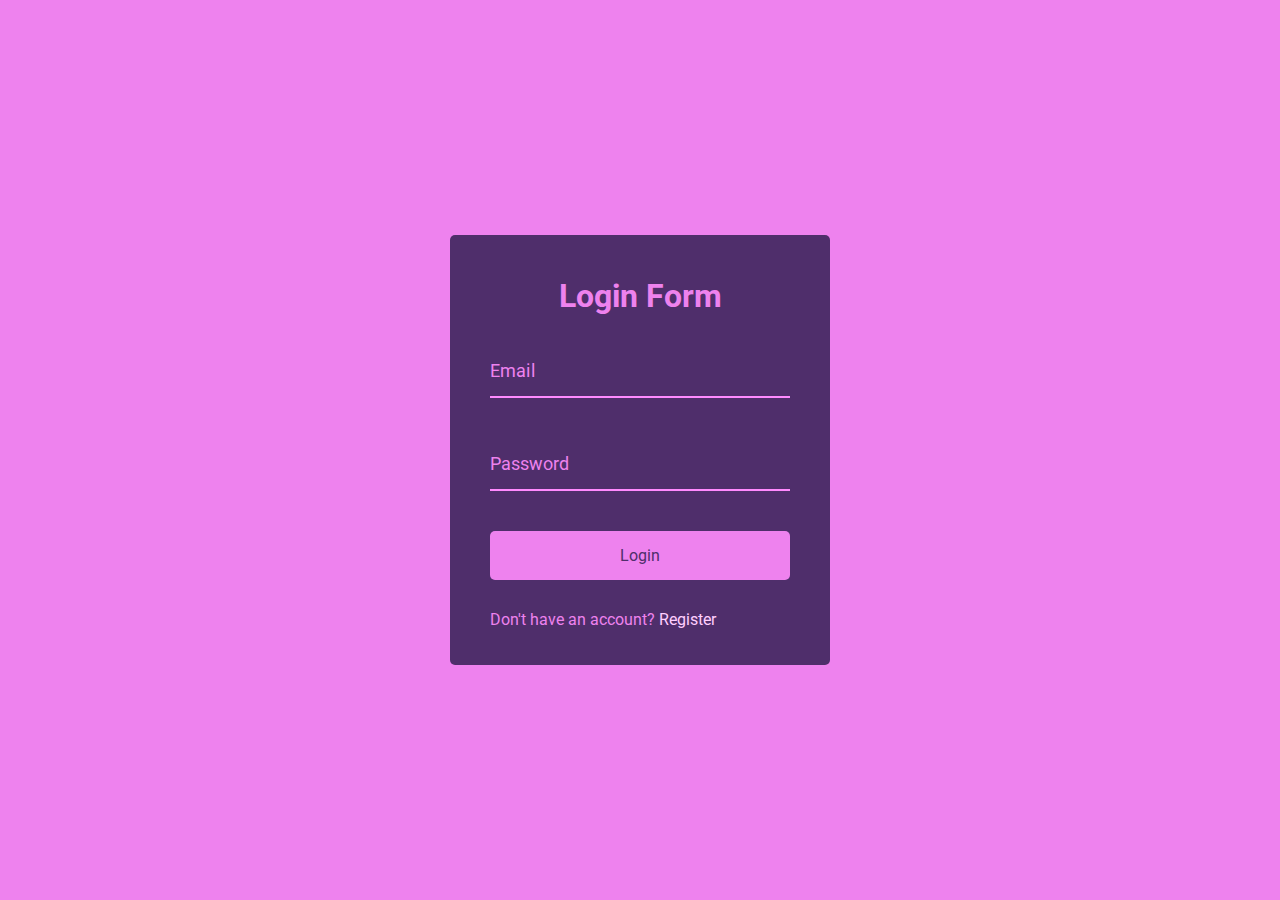
<file: login-input-animation/index.html>
<!DOCTYPE html>
<html>
  <head>
    <meta charset="UTF-8"/>
    <meta name="viewport" content="width=device-width, initial-scale=1.0" />
    <title>Login Input Animation</title>
    <link rel="stylesheet" href="style.css">
  </head>
  <body>
    <div class="container">
        <h1>Login Form</h1>
        <form>
          <div class="form-control">
            <input type="text" required>
            <label>Email</label>
          </div>
          <div class="form-control">
            <input type="password" required>
            <label>Password</label>
          </div>
          
          <button class="btn">Login</button>
          
          <p class="text">Don't have an account? <a href="#">Register</a></p>
        </form>
      </div>
    <script src="main.js"></script>
  </body>
</html>
</file>
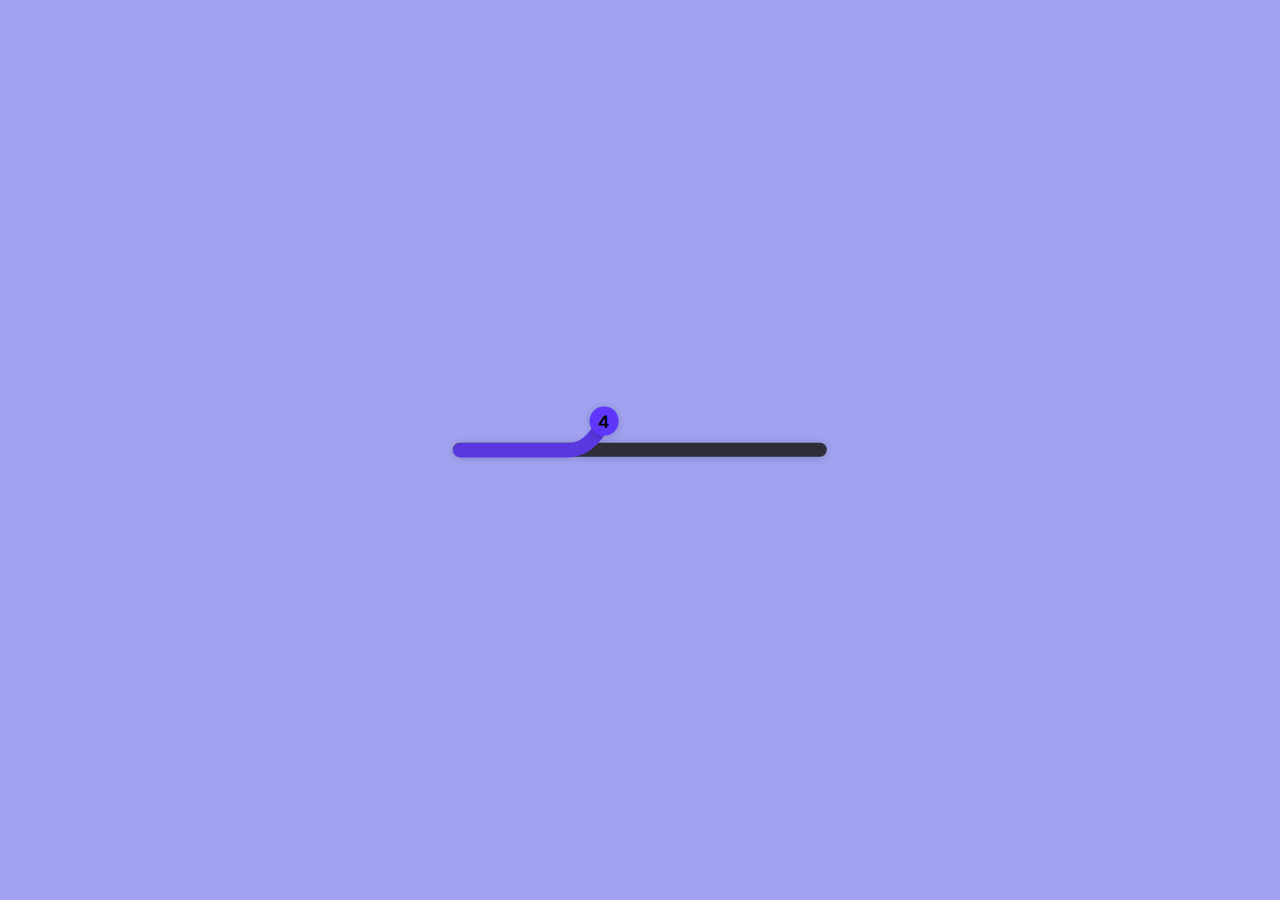
<file: odd-slider/index.html>
<!DOCTYPE html>
<html>
  <head>
    <meta charset="UTF-8"/>
    <meta name="viewport" content="width=device-width, initial-scale=1.0" />
    <title>Odd Slider</title>
    <link rel="stylesheet" href="style.css">
  </head>
  <body>
    <div class="slider-container">
        <div class="slider-bar"></div>
        <svg class="slider-progress" viewBox="0 0 51 6">
            <path class="progress-path" xmlns="http://www.w3.org/2000/svg" d="M 13 3 L 20.5 3 Q 22 3 23 1" stroke="#5a38e0" 
            stroke-width="1" fill="none" stroke-linecap="round"/>
        </svg>
        <div class="slider-circle" style="transform: translate(-50%, -50%) translateX(-2.5rem); top: 1em;">
            <div class="slider-text">0</div>
        </div>
        <input type="range" class="slider" value="400" min="-400" max="1400">
    </div>     
    <script src="main.js"></script>
  </body>
</html>
</file>
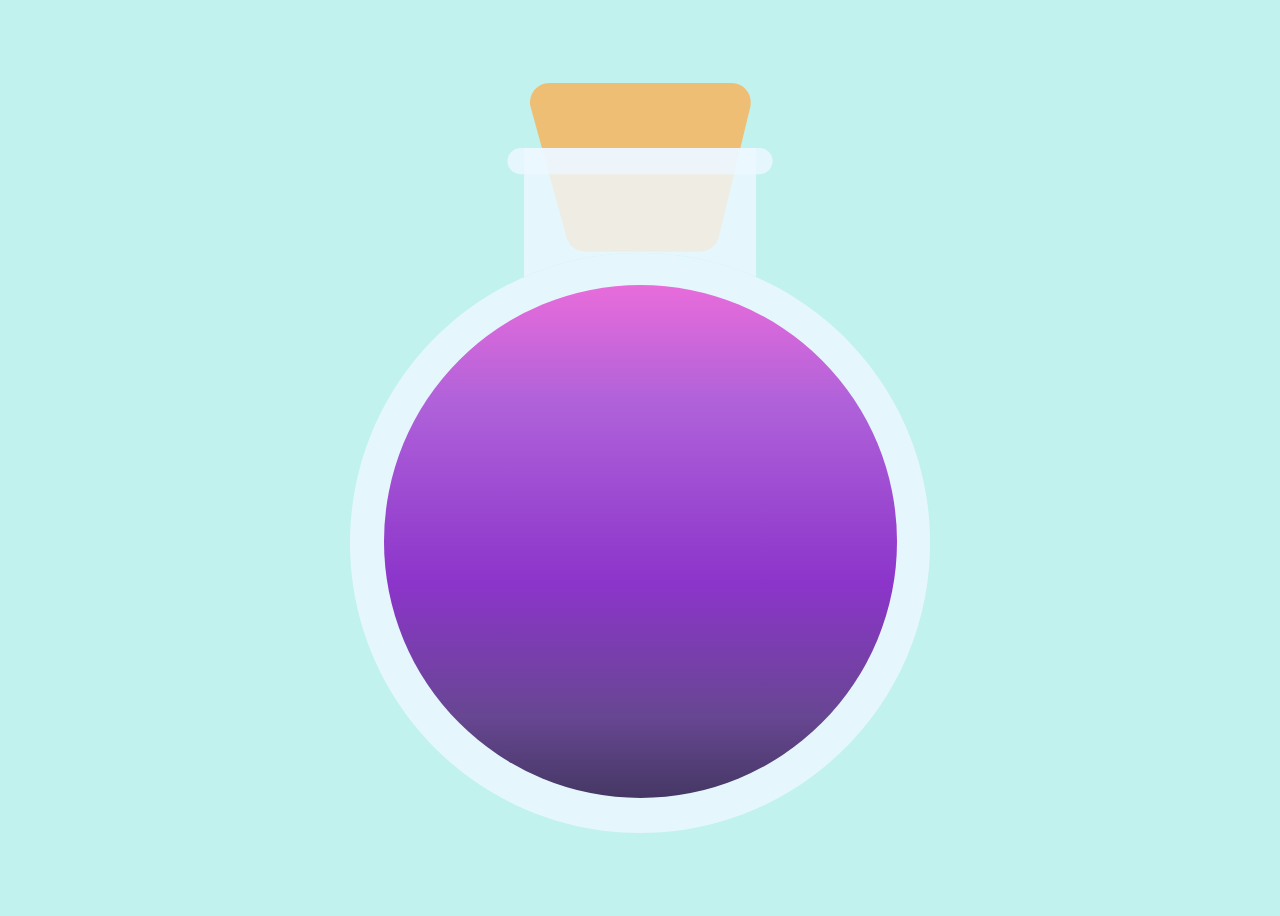
<file: portion-bottle/index.html>
<!DOCTYPE html>
<html>
  <head>
    <meta charset="UTF-8"/>
    <meta name="viewport" content="width=device-width, initial-scale=1.0" />
    <title>Potion Bottle</title>
    <link rel="stylesheet" href="style.css">
  </head>
  <body>
    <div class="container">
        <svg viewBox="0 0 420 543" fill="none" xmlns="http://www.w3.org/2000/svg">
            <path d="M130.88 17.7173C128.425 8.8035 135.131 0 144.377 0H276.202C285.268 0 291.943 8.48626 289.808 17.2976L267.026 111.298C265.504 117.578 259.882 122 253.42 
            122H170.266C163.965 122 158.441 117.792 156.768 111.717L130.88 17.7173Z" fill="#EFBE75"></path>
            <path d="M114 56.5C114 51.2533 118.253 47 123.5 47H296.5C301.747 47 306 51.2533 306 56.5C306 61.7467 301.747 66 296.5 
            66H123.5C118.253 66 114 61.7467 114 56.5Z" fill="#EEF8FF" fill-opacity="0.8"></path>
            <path d="M294 47H126V140.474C151.723 129.235 180.134 123 210 123C239.866 123 268.277 129.235 294 140.474V47Z" 
            fill="#EEF8FF" fill-opacity="0.8"></path>
            <path d="M420 333C420 448.98 325.98 543 210 543C94.0202 543 0 448.98 0 333C0 217.02 94.0202 123 210 123C325.98 123 420 217.02 420 333Z" 
            fill="#EEF8FF" fill-opacity="0.8"></path>
        </svg>
        <div class="liquid">
            <div class="bubble"></div>
        </div>
    </div>    
    <script src="main.js"></script>
  </body>
</html>
</file>
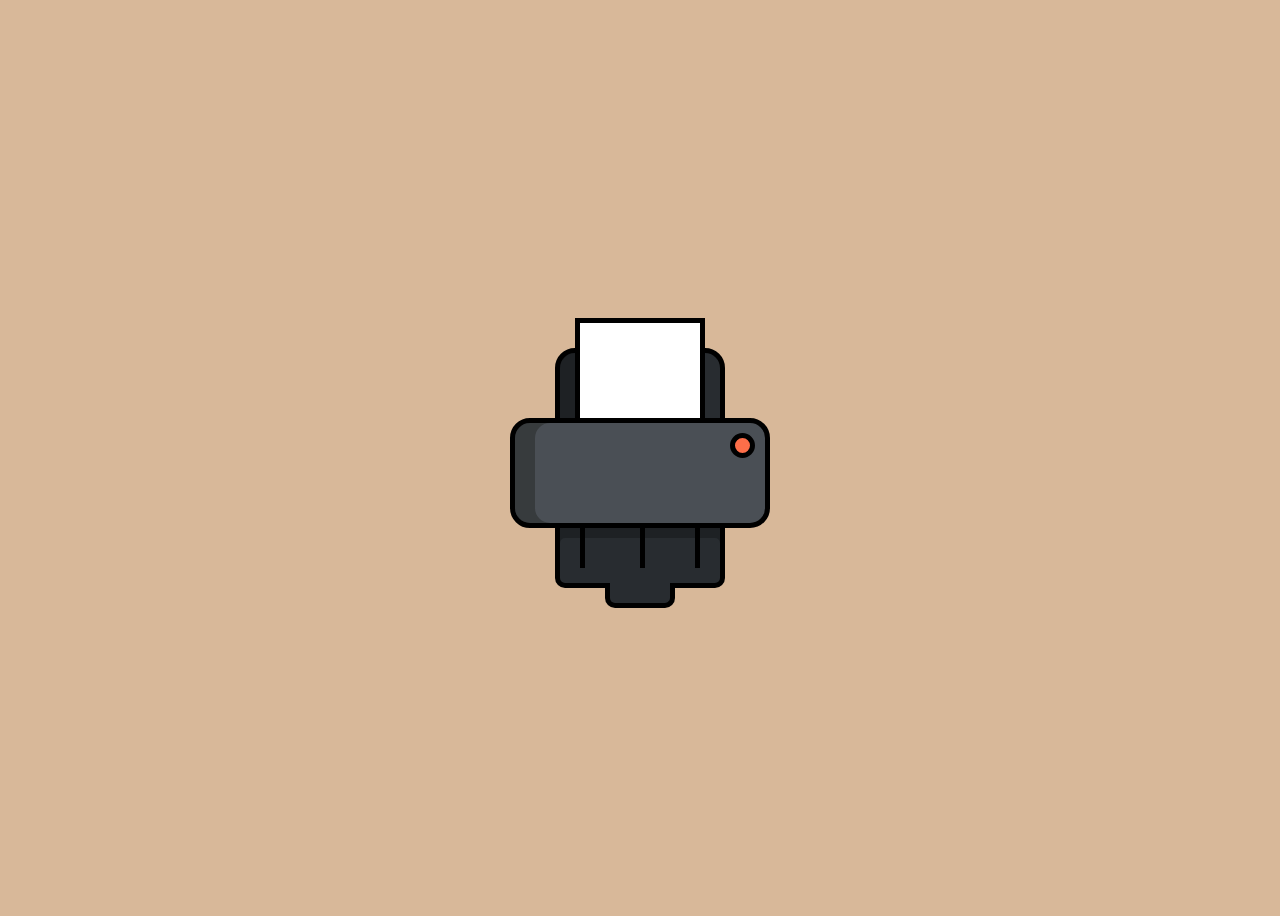
<file: printmotion/index.html>
<!DOCTYPE html>
<html>
  <head>
    <meta charset="UTF-8"/>
    <meta name="viewport" content="width=device-width, initial-scale=1.0" />
    <title>PrintMotion</title>
    <link rel="stylesheet" href="style.css">
  </head>
  <body>
    <div id="printer-animation" class="printer-animation">
        <div class="printer">
        <input id="button" type="checkbox"> 
          <label class="button" for="button"></label>
          <div class="top"></div>
          <div class="middle"></div>
          <div class="trace"></div>
          <div class="paper">
          </div>
        </div>
        </div>      
    <script src="main.js"></script>
  </body>
</html>
</file>
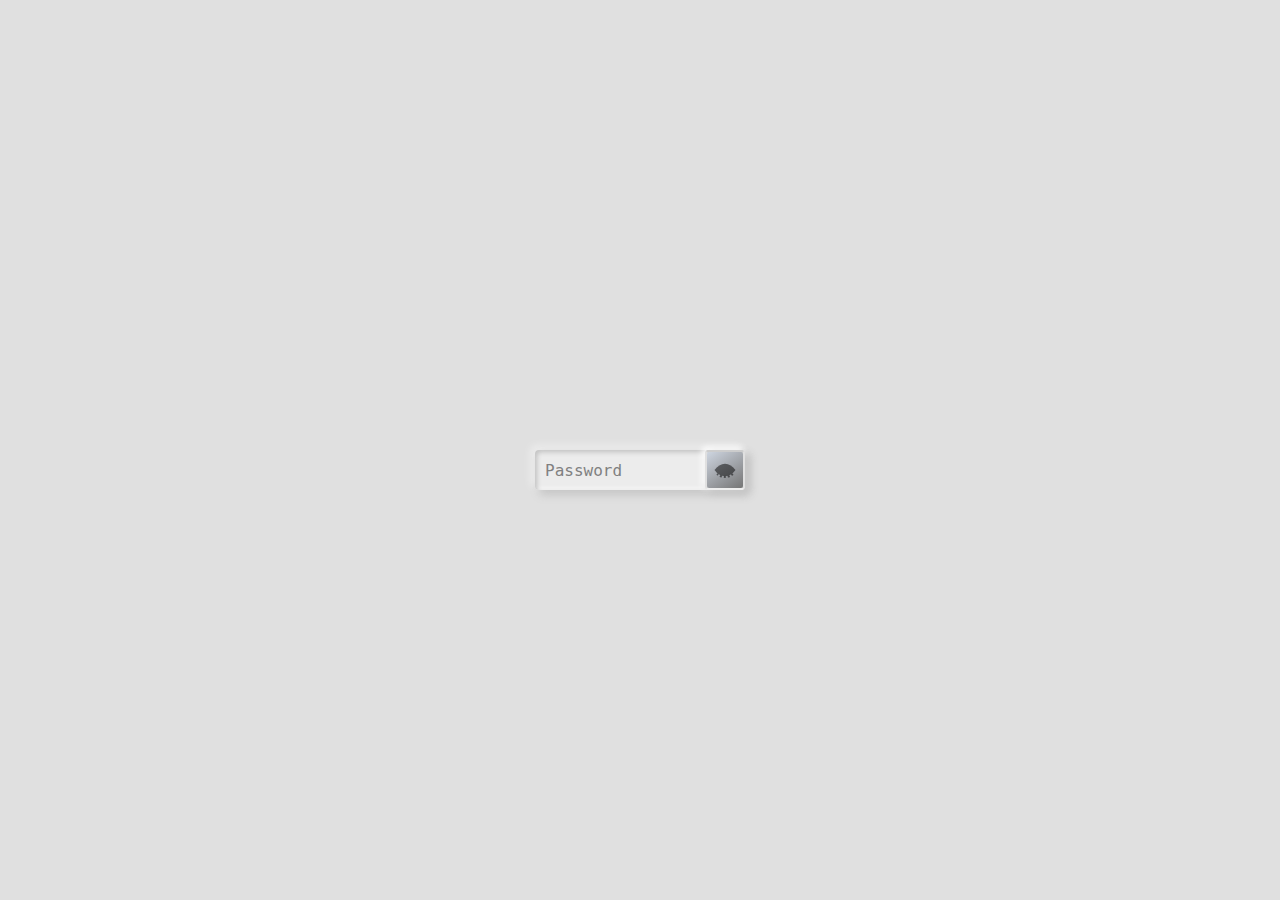
<file: show-password-using-scan-mode/index.html>
<!DOCTYPE html>
<html>
  <head>
    <meta charset="UTF-8"/>
    <meta name="viewport" content="width=device-width, initial-scale=1.0" />
    <title>Show Password Using Scan Mode</title>
    <link rel="stylesheet" href="style.css">
  </head>
  <body>
    <div class="container">
        <input id="pass" type="password" placeholder="Password">
        <span id="fakepass">Password</span>
        <button id="reveal" disabled="disabled"><span></span></button>
    </div>     
    <script src="main.js"></script>
  </body>
</html>
</file>
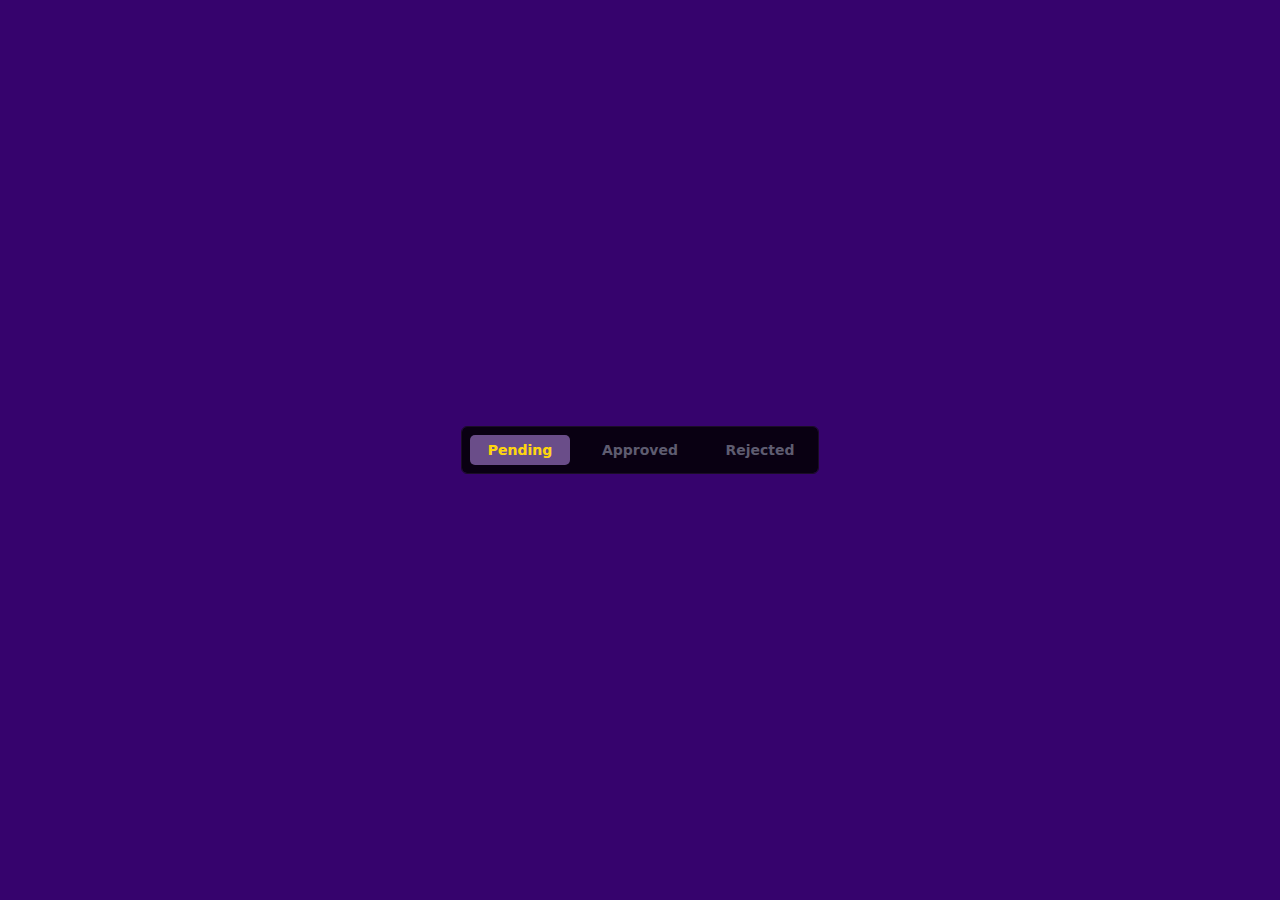
<file: spring-tabs/index.html>
<!DOCTYPE html>
<html>
  <head>
    <meta charset="UTF-8"/>
    <meta name="viewport" content="width=device-width, initial-scale=1.0" />
    <title>Spring Tabs</title>
    <link rel="stylesheet" href="style.css">
  </head>
  <body>
    <div class="tabs">
        <div class="switcher"></div>
        <div class="tab" data-active-color="#ffd609">Pending</div>
        <div class="tab" data-active-color="#46dc00">Approved</div>
        <div class="tab" data-active-color="#ff6d6d">Rejected</div>
      </div>
    <script src="main.js"></script>
  </body>
</html>
</file>
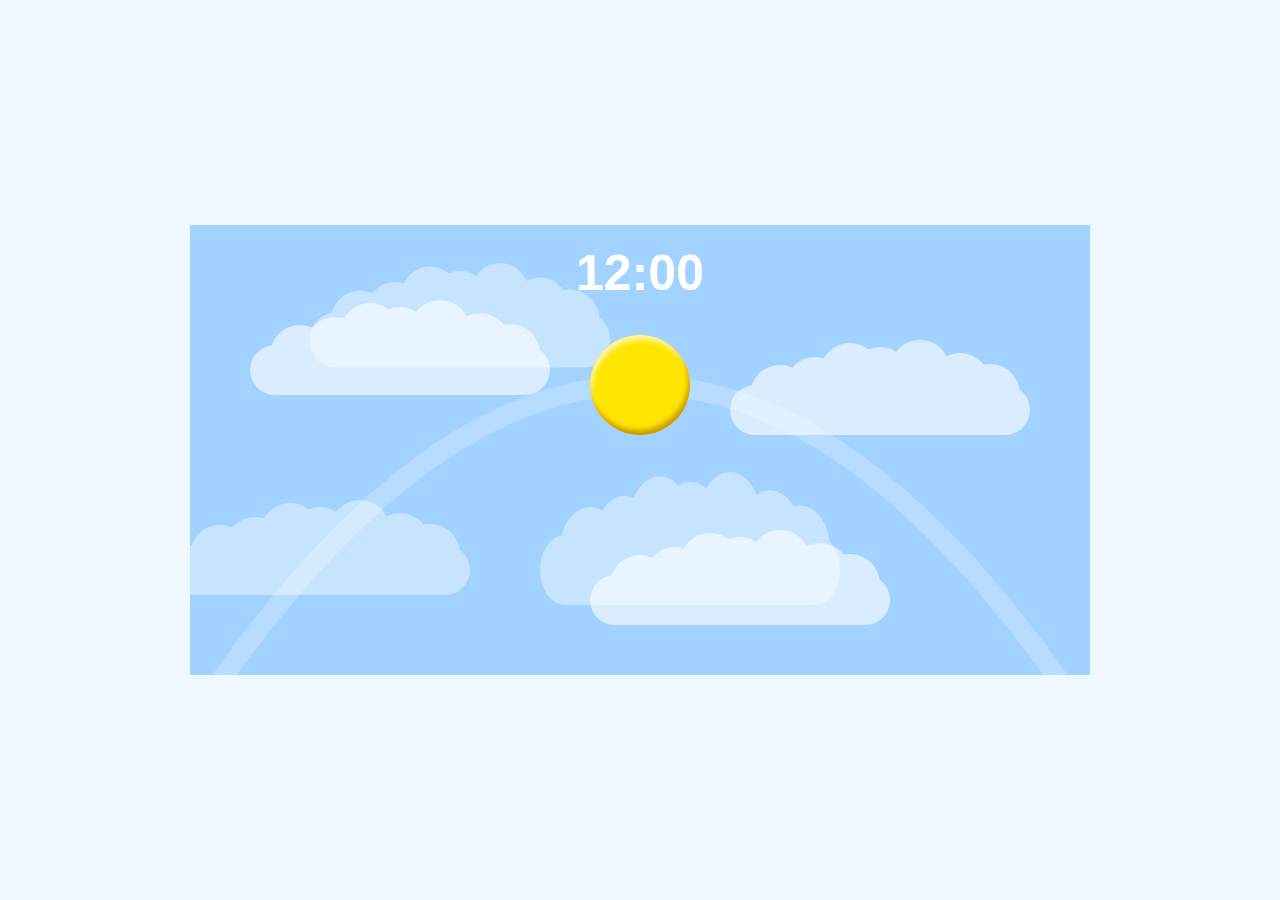
<file: timepicker-slider/index.html>
<!DOCTYPE html>
<html>
  <head>
    <meta charset="UTF-8"/>
    <meta name="viewport" content="width=device-width, initial-scale=1.0" />
    <title>Timepicker Slider</title>
    <link rel="stylesheet" href="style.css">
  </head>
  <body>
    <div class="slider-wrapper" id="sliderWrapper">
        <div class="slider-container" id="sliderContainer">
            <div class="filter" id="filter"></div>
            <div class="stars" id="stars"></div>
            <div class="clouds">
                <div class="cloud cloud--1"></div>
                <div class="cloud cloud--2"></div>
                <div class="cloud cloud--3"></div>
                <div class="cloud cloud--4"></div>
                <div class="cloud cloud--5"></div>
                <div class="cloud cloud--6"></div>
            </div>
    
            <h2 class="time" id="time"></h2>
    
            <svg width="900" height="450" xmlns="http://www.w3.org/2000/svg" class="sun-path">
                <path d="M 0 500 Q 450 -180 900 500" stroke="currentColor" fill="transparent" id="sunpath"/>
            </svg>
            <div class="sun" id="sun"></div>
            <div class="moon" id="moon">
                <div class="crater crater--1"></div>
                <div class="crater crater--2"></div>
                <div class="crater crater--3"></div>
            </div>
    
        </div>
    </div>
    <script src="main.js"></script>
  </body>
</html>
</file>
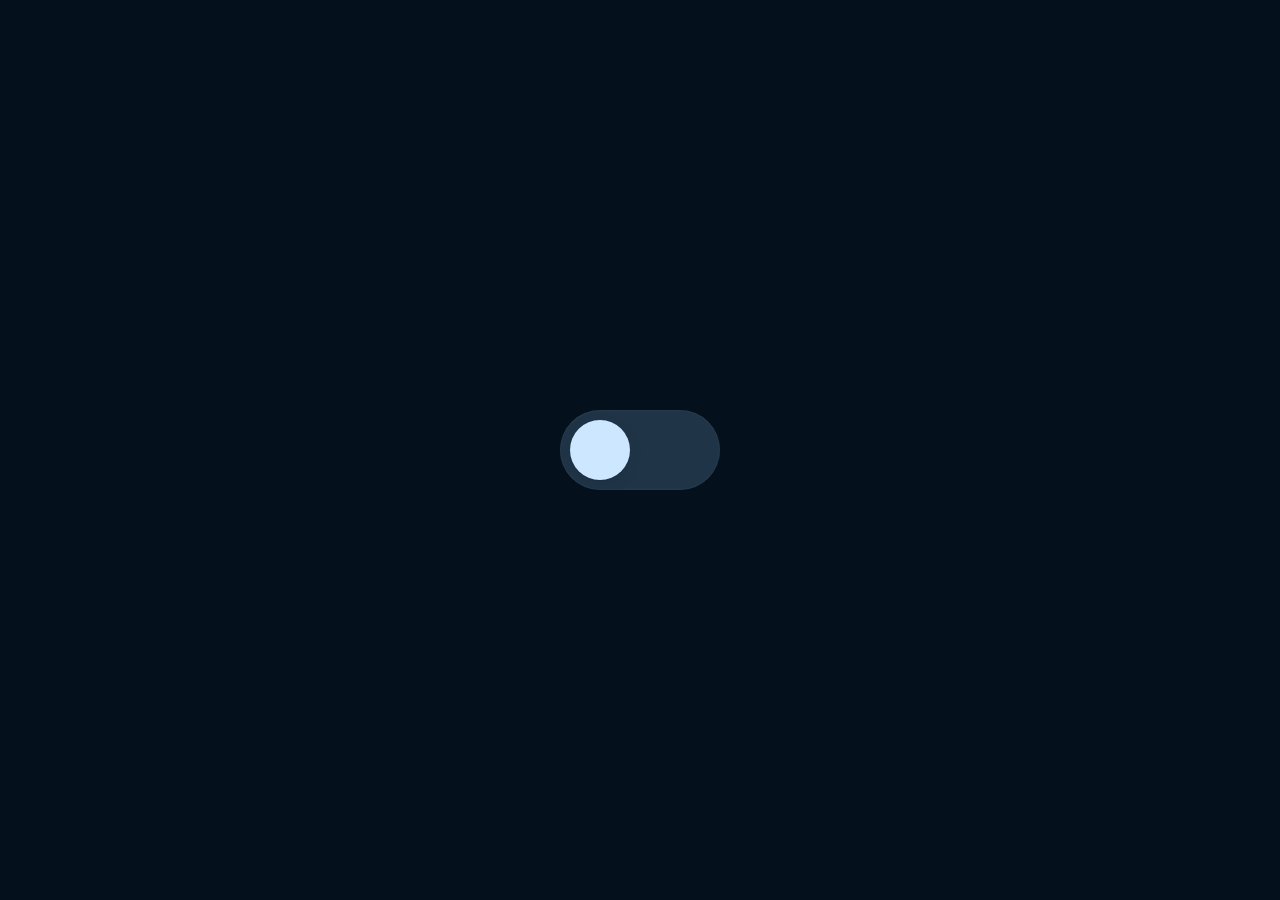
<file: toggle/index.html>
<!DOCTYPE html>
<html>
  <head>
    <meta charset="UTF-8"/>
    <meta name="viewport" content="width=device-width, initial-scale=1.0" />
    <title>Toggle</title>
    <link rel="stylesheet" href="style.css">
  </head>
  <body>
    <label class="toggle">
        <input type="checkbox" />
        <div class="off-knob"></div>
        <div class="on-knob"></div>
      
        <svg viewBox="0 0 44 22" xmlns="http://www.w3.org/2000/svg">
          <rect
            class="outline"
            fill="none"
            rx="11"
            stroke-linejoin="round"
            stroke-linecap="round"
            stroke-width="1"
          />
          <rect
            class="outline outline--blur"
            fill="none"
            rx="11"
            stroke-linejoin="round"
            stroke-linecap="round"
            stroke-width="1"
          />
        </svg>
      </label>      
    <script src="main.js"></script>
  </body>
</html>
</file>
<file: autumn-umbrellas/style.css>
* {
    margin: 0;
    padding: 0
  }
  
  body {
    background-color: #b1faca;
    overflow: hidden;
  }
  
  canvas {
    background-color: #afd6e3;
  }
</file>
<file: buttons-hover-effect/style.css>
body {
    height: 100vh;
    display: grid;
    place-content: center;
    grid-template-columns: repeat(2, 1fr);
    width: 100vw;
    --elastic: cubic-bezier(0.175, 0.885, 0.32, 1.275);
    --x: 0px;
    --y: 0px;
    --t: rgba(255, 255, 255, 0.001);
    --lightest: #f897d5;
    --light: #f567c2;
    --dark: #755ad0;
    --darkest: #1a2a6c;
    margin: 0;
    padding: 0;
    overflow: hidden;
  }
  
  body * {
    box-sizing: border-box;
  }
  
  .wrapper {
    background: #fefefe;
    height: 100%;
    width: 100vw;
    display: flex; 
    justify-content: center;
  }
  
  .btn-wrapper {
    position: relative;
    width: auto;
    overflow: hidden;
    padding: 0.5rem;
    display: flex;
    justify-content: flex-end;
    mix-blend-mode: darken;
    z-index: 1;
    margin: 0 -1rem;
  }
  .btn-wrapper:last-of-type {
    justify-content: start;
  }
  .btn-wrapper:hover {
    z-index: 2;
  }
  .btn-wrapper:nth-of-type(2) {
    --lightest: #ffd986;
    --light: #fdbb2d;
    --dark: #b21f1f;
    --darkest: #1a2a6c;
  }
  .btn-wrapper .btn-frame {
    display: inline-block;
    position: relative;
    pointer-events: all;
    z-index: 2;
    cursor: pointer;
    box-shadow: 0 0 0 500vmin #e8e6de;
  }
  .btn-wrapper .btn-frame:hover:active:before {
    background-size: 35% 60%, 100% 100%, 100%;
  }
  .btn-wrapper .btn-frame:hover:before {
    filter: blur(2px) brightness(1);
    background-size: 0px 0px, 100% 100%, 100%;
    transition: transform 0.5s var(--elastic), background-size 0.25s ease-in-out;
  }
  .btn-wrapper .btn-frame:before {
    content: "";
    position: absolute;
    width: 200%;
    height: 200%;
    top: 0rem;
    left: 0rem;
    filter: blur(2px) brightness(0);
    background: radial-gradient(ellipse at center, rgba(0, 0, 0, 0.25) 0%, var(--t) 20%), radial-gradient(circle at center, var(--lightest), var(--light) 5%, var(--dark) 30%, var(--darkest) 50%), var(--darkest);
    background-size: 0px 0px, 0px 0px, 100%;
    background-position: 50% 50%;
    background-repeat: no-repeat;
    opacity: 1;
    mix-blend-mode: lighten;
    z-index: 2;
    transition: transform 0.5s var(--elastic), background-size 0.25s ease-in-out, filter 0.5s ease-in-out;
    transform: translate(calc(var(--x) - 50%), calc(var(--y) - 50%));
    z-index: 2;
    pointer-events: none;
  }
  .btn-wrapper button {
    padding: 3.5rem 6rem;
    border: none;
    font-size: 1.5rem;
    position: relative;
    background: transparent;
    z-index: 2;
    cursor: pointer;
    font-weight: 100;
    letter-spacing: 2px;
    color: #fff;
    text-transform: uppercase;
    text-shadow: clamp(-8px, calc((var(--width) / 2 - var(--x)) / 8), 8px) clamp(-8px, calc((var(--height) / 2 - var(--y)) / 8), 8px) 12px rgba(0, 0, 0, 0);
    transition: text-shadow 500ms var(--elastic);
  }
  .btn-wrapper button:hover {
    --shadow: max(
      calc(
        (var(--width) / 2 - var(--x)) / 8 +
          ((var(--height) / 2 - var(--y)) / 3)
      ),
      calc(
        (
            ((var(--width) / 2 - var(--x)) / 8) +
              ((var(--height) / 2 - var(--y)) / 3)
          ) * -1
      ),
      5px
    );
    text-shadow: clamp(-6px, calc((var(--width) / 2 - var(--x)) / 12), 6px) clamp(-4px, calc((var(--height) / 2 - var(--y)) / 16), 4px) var(--shadow) #000;
  }
  .btn-wrapper button:hover ~ .blob:before {
    transition: transform 500ms var(--elastic), box-shadow 1000ms var(--elastic);
    transform: translate(clamp(5%, calc(var(--x) - 50%), 550%), clamp(1rem, calc(var(--y) - 50%), 5rem)) scale(1.25);
    box-shadow: 0 0 0 0.05rem #fff, 0 -6rem 0 1.25rem #fff, 0 6rem 0 1.25rem #fff;
  }
  .btn-wrapper button:active {
    cursor: grab;
  }
  .btn-wrapper button:active:hover ~ .blob:before {
    box-shadow: 0 0 0 0rem #fff, 0 -5rem 0 1.75rem #fff, 0 5rem 0 1.75rem #fff;
    transition: transform 500ms var(--elastic), box-shadow 500ms var(--elastic);
    transform: translate(clamp(5%, calc(var(--x) - 50%), 550%), clamp(calc(50% + 1rem), calc(var(--y) - 50%), calc(50% + 1.5rem))) scale(1);
  }
  .btn-wrapper .blob {
    position: absolute;
    pointer-events: none;
    width: 100%;
    height: 100%;
    top: 0;
    left: 0;
    background: #fff;
    filter: blur(12px) contrast(25);
    z-index: 1;
  }
  .btn-wrapper .blob:before, .btn-wrapper .blob:after {
    content: "";
    position: absolute;
    background: #000;
  }
  .btn-wrapper .blob:before {
    width: 15%;
    height: auto;
    z-index: 2;
    transition: transform 750ms var(--elastic), box-shadow 500ms var(--elastic);
    aspect-ratio: 1/1;
    box-shadow: 0 0 0 0.75rem #fff, 0 -8rem 0 -2rem #fff, 0 8rem 0 -2rem #fff;
    left: 0;
    top: 0;
    border-radius: 100%;
    transform: translate(clamp(10%, calc(var(--x) - 50%), 550%), clamp(1rem, calc(var(--y) - 50%), 5rem)) scale(0);
  }
  .btn-wrapper .blob:after {
    width: calc(100% - 4rem);
    height: calc(100% - 4rem);
    top: 2rem;
    left: 2rem;
    border-radius: 5rem;
    box-shadow: 0 0 0 8rem #fff;
  }
</file>
<file: interactive-speedometer-design/style.css>
body {
    box-sizing: border-box;
    background-color: #111;
    height: 90vh;
    display: flex;
    justify-content: center;
    align-items: center;
    font-family: "Poppins", sans-serif;
  }
  .svg-container {
    position: relative;
  }
  #speed {
    color: white;
    font-size: 36px;
    line-height: 100%;
    left: 50%;
    transform: translate(-50%, -50%);
    position: absolute;
    bottom: 25px;
    z-index: 1;
  }
  #meter-bg-bar {
    animation: dash 4s linear forwards infinite;
    stroke-dasharray: 615;
  }
  @keyframes dash {
    0%,
    100% {
      stroke-dashoffset: 615;
    }
    25% {
      stroke-dashoffset: 0;
    }
    50% {
      stroke-dashoffset: 307.5;
    }
    75% {
      stroke-dashoffset: 0;
    }
  }
</file>
<file: login-input-animation/style.css>
@import url("https://fonts.googleapis.com/css?family=Roboto:400,400i,700");

*{
  box-sizing: border-box;
}

body{
  background-color: violet;
  color: violet;
  font-family: 'Roboto', sans-serif;
  display: flex;
  flex-direction: column;
  align-items: center;
  justify-content: center;
  height: 100vh;
  overflow: hidden;
  margin: 0;
}

.container{
  background-color: #4f2e6b;
  padding: 20px 40px;
  border-radius: 5px;
}

.container h1{
  text-align: center;
  margin-bottom: 30px;
}

.container a{
  text-decoration: none;
  color: #ffcfff;
}

.btn{
  cursor: pointer;
  display: inline-block;
  width: 100%;
  background-color: violet;
  padding: 15px;
  font-family: inherit;
  font-size: 16px;
  border: 0;
  border-radius: 5px;
  color: #4f2e6b;
}

.btn:focus{
  outline: 0;
}

.btn:active{
  transform: scale(0.98);
}

.text{
  margin-top: 30px;
}

.form-control{
  position: relative;
  margin: 20px 0 40px;
  width: 300px;
}

.form-control input{
  background-color: transparent;
  border: 0;
  border-bottom: 2px #ff8aff solid;
  display: block;
  width: 100%;
  padding: 15px 0;
  font-size: 18px;
  color: #ffcfff;
}

.form-control input:focus,
.form-control input:valid{
  outline: 0;
  border-bottom-color: #ffcfff;
}

.form-control label{
  position:absolute;
  top: 15px;
  left: 0;
}

.form-control label span{
  display: inline-block;
  font-size: 18px;
  min-width: 5px;
  transition: 0.3s cubic-bezier(0.68,-0.55,0.265,1.55);
}

.form-control input:focus + label span,
.form-control input:valid + label span{
  color: #ffcfff;
  transform: translateY(-30px);
}
</file>
<file: odd-slider/style.css>
@import url('https://fonts.googleapis.com/css2?family=Inter:wght@400;500&display=swap');

:root {
	font-size: 0.9rem;
	font-family: "Inter";
}

body {
	height: 100vh;
	margin: 0;
	display: grid;
	place-items: center;
	background-color: #a1a3f1;
	overflow: hidden;
	-moz-box-sizing: border-box;
	-webkit-box-sizing: border-box;
	box-sizing: border-box;
	-webkit-appearance: none;
}

.slider-container {
	position: relative;
	width: 51em;
	height: 6em;
}

.slider {
	position: absolute;
	-webkit-appearance: none;
	font-size: 1em;
	width: 51em;
	height: 6em;
	margin: 0;
	background: #32323c;
	opacity: 0;
}

.slider-bar {
	position: absolute;
	font-size: 1em;
	width: 26em;
	height: 1em;
	border-radius: 0.5em;
	background: #2e2e38;
	top: 50%;
	left: 50%;
	transform: translate(-50%, -50%);
	box-shadow: rgba(0, 0, 0, 0.2) 0px 1px 8px 0px;
}

.slider-circle {
	position: absolute;
	background: #5e37fa;
	width: 2em;
	height: 2em;
	border-radius: 50%;
	left: 50%;
	box-shadow: rgba(0, 0, 0, 0.2) 0px 1px 8px 0px;
	transition: top 100ms ease-in-out;
}

.slider-text {
	position: absolute;
	left: 50%;
	top: 50%;
	color: #000;
	font-size: 1.2em;
	font-weight: 600;
	transform: translate(-50%, -50%);
}

.slider-progress {
	position: absolute;
	font-size: 1em;
	width: 51em;
	height: 6em;
	margin: 0;
}

input[type="range"]::-ms-thumb {
	height: 6em;
	width: 6em;
	cursor: pointer;
}

input[type="range"]::-webkit-slider-thumb {
	height: 6em;
	width: 6em;
	cursor: pointer;
	-webkit-appearance: none;
}

input[type="range"]::-moz-range-thumb {
	height: 6em;
	width: 6em;
	cursor: pointer;
}
</file>
<file: portion-bottle/style.css>
* {
    box-sizing: border-box;
}

:root {
    --size: 100;
    --unit: calc((var(--size) / 300) * 1vmin);
}

body {
    min-height: 100vh;
    display: flex;
    align-items: center;
    justify-content: center;
    background: #c1f2ee;
}

.container {
    height: calc(250 * var(--unit));
    width: calc(250 * var(--unit));
    position: relative;
    display: flex;
    align-items: center;
    justify-content: center;
    overflow: hidden;
}

.container svg {
    height: 100%;
}

.container .liquid {
    position: absolute;
    bottom: 4.7%;
    width: calc(171 * var(--unit));
    height: calc(171 * var(--unit));
    border-radius: 50%;
    overflow: hidden;
    animation: wave 6s ease-in-out infinite;
    background: linear-gradient(
        180deg,
        rgba(233, 73, 210, 1) 0%,
        rgba(162, 60, 209, 1) 23%,
        rgba(118, 4, 190, 1) 58%,
        rgba(72, 26, 120, 1) 84%,
        rgba(29, 8, 62, 1) 100%
    );
    opacity: 0.8;
}

.container .liquid .bubble {
    width: calc(5 * var(--unit));
    height: calc(5 * var(--unit));
    background: transparent;
    border-radius: 50%;
    position: absolute;
    bottom: -5%;
    border: 1px solid white;
}

@keyframes wave {
    0%,
    100% {
        clip-path: polygon(
            0 13%,
            6% 9%,
            12% 8%,
            19% 8%,
            26% 10%,
            33% 15%,
            42% 22%,
            52% 30%,
            59% 33%,
            66% 35%,
            77% 35%,
            85% 33%,
            90% 32%,
            100% 28%,
            100% 100%,
            0% 100%
        );
    }
    50% {
        clip-path: polygon(
            0 33%,
            9% 34%,
            18% 34%,
            28% 32%,
            36% 28%,
            43% 23%,
            51% 18%,
            59% 13%,
            66% 10%,
            75% 7%,
            84% 6%,
            91% 7%,
            96% 10%,
            100% 14%,
            100% 100%,
            0% 100%
        );
    }
}
</file>
<file: printmotion/style.css>
body {
    display: flex;
    height: 100vh;
    align-items: center;
    justify-content: center;
    background-color: #d8b899;
  }
  
  input#button {
    display: none;
  }
  
  .printer-animation, .printer {
    position: relative;
    top:-35px;
  }
  
  .top {
    position: absolute;
    background-color: #282c30;
    width: 160px;
    height:70px;
    border-radius: 20px 20px 0 0;
    border:5px solid black;
    transform: translate(-50%,-50%);
    left: 50%;
    top: 50%;
    box-shadow: inset 20px 0 #1e2124;
    z-index:-1;
  }
  
  .middle {
    position: absolute;
    background-color: #4a4f55;
    border: 5px solid black;
    width: 250px;
    height:100px;
    border-radius: 20px;
    top:30px;
    left:-130px;
    box-shadow: inset 20px 0 #373b3d;
    z-index:5;
  }
  
  .trace, .trace:before {
    position: absolute;
    background-color: #282c30;
  }
  
  .trace {
    border:5px solid black;
    width: 160px;
    height: 80px;
    border-radius: 10px;
    left:-85px;
    top:110px;
    box-shadow: inset 0 35px #1e2124;
    z-index:2;
  }
  
  .trace:before {
    content:"";
    width: 60px;
    height: 20px;
    border-radius: 0 0 10px 10px;
    top:80px;
    left:45px;
    border-bottom: 5px solid black;
    border-right: 5px solid black;
    border-left: 5px solid black;
  }
  
  .trace:after {
    position: absolute;
    content:"";
    width: 5px;
    height: 50px;
    background-color: black;
    left: 20px;
    top:15px;
    box-shadow: 60px 0 black, 115px 0 black;
  }
  
  .paper {
    position: absolute;
    border: 5px solid black;
    background-color: white;
    width:120px;
    height: 140px;
    top:-70px;
    left: -65px;
    z-index:3;
  }
  
  .button {
    position: absolute;
    z-index:30;
    border-radius: 50%;
    border: 5px solid black;
    background-color: #fd6e49;
    width:15px;
    height: 15px;
    left: 90px;
    cursor: pointer;
    top:45px;
    animation: pulse 1.5s infinite;
  }
  
  .button:active {
    background-color: #52dc97;
  }
  
  input#button:checked ~ .paper {
    animation: print 2.2s linear forwards;
  }
  
  input#button:checked ~ .paper:before {
    animation: display 2.2s linear forwards;
  }
  
  @keyframes print {
    0% {transform: translateY(0);z-index:3;}
    50% {transform: translateY(200px);z-index:3;}
    79% {transform: translateY(200px);z-index:3;}
    90% {transform: translateY(200px) rotateX(-90deg);z-index:3;}
    95% {transform: translateY(50px) scale(2);z-index:50;}
    100% {transform: translateY(50px) scale(2);z-index:50;}
  }
  
  @keyframes display {
    0% {opacity:0; transform: scaleY(-1);}
    28% {opacity:0; transform: scaleY(-1);}
    40% {opacity:1; transform: scaleY(-1);}
    80% {opacity:1; transform: scaleY(-1);}
    95% {opacity:1; transform: scaleY(1);}
    100% {opacity:1; transform: scaleY(1);}
  }
  
  .paper:before {
    content:"Don't forget to smile :)";
    position: absolute;
    font-family: arial;
    text-align: center;
    top: 50px;
    transform: scaleY(-1);
    opacity:0;
  }
  
  @keyframes pulse {
    0% {
      transform:scale(.9);
    }
    70% {
      transform: scale(1);
      box-shadow: 0 0 0 3px rgba(253, 110, 73,.3);
    }
      100% {
      transform: scale(.9);
      box-shadow: 0 0 0 0 rgba(253, 110, 73,.3);
    }
  }
  
  .button:hover {
    animation: none;
  }
</file>
<file: show-password-using-scan-mode/style.css>
:root {
	--light-grey: #e0e0e0;
	--dark-grey: #c5c5c5;
}

body {
	margin: 0;
	padding: 0;
	width: 100%;
	height: 100vh;
	display: flex;
	justify-content: center;
	align-items: center;
	background: var(--light-grey);
	font-family: monospace, Arial, Helvetica, sans-serif;
}

body * {
	box-sizing: border-box;
	outline: none;
}

.container {
	width: 210px;
	position: relative;
}

input {
	background: #ececec;
	border: 0;
	font-size: 1em;
	width: 100%;
	box-shadow: 0.15em 0.15em 0.25em var(--dark-grey) inset,
		-0.15em -0.15em 0.25em #ffffff80 inset, 0.3em 0.3em 0.6em var(--dark-grey),
		-0.2em -0.2em 0.5em #ffffff80;
	border-radius: 4px;
	padding: 10px;
	position: absolute;
	z-index: 1;
	height: 40px;
	color: #808080;
	font-family: monospace, Arial, Helvetica, sans-serif;
}

input::placeholder {
	color: #808080;
	opacity: 1;
}

input:-ms-input-placeholder {
	color: #808080;
}

input::-ms-input-placeholder {
	color: #808080;
}

input.active {
	animation: scanning 1s ease 0s 1;
	background: linear-gradient(90deg, #02de0b 50%, #ececec 100%);
	background-repeat: no-repeat;
	background-position: -210px;
	background-color: #ececec;
}

@keyframes scanning {
	0% {
		background-position: 150px;
	}
	100% {
		background-position: -210px;
	}
}

#reveal {
	width: 40px;
	height: 40px;
	border-radius: 4px;
	border: 0;
	background: linear-gradient(145deg, #72c0ff, #0070ca);
	cursor: pointer;
	position: absolute;
	z-index: 3;
	right: 0px;
	box-shadow: 0.3em 0.3em 0.6em var(--dark-grey), -0.2em -0.2em 0.5em #fff;
	border: 2px solid var(--light-grey);
	transition: all 0.5s ease 0s;
	border-top-color: #cccccc;
	border-bottom-color: #eee;
}

#reveal:before {
	content: "";
	background: radial-gradient(
		circle at center,
		#00000080 1px,
		#00000080 2px,
		#00000080 3px,
		#00000080 4px
	);
	width: 18px;
	height: 18px;
	border-radius: 0 100%;
	transform: rotate(-45deg) skew(-10deg, -10deg);
	left: 9px;
	position: absolute;
	top: 9px;
	transition: all 0.25s ease 0s;
}

#reveal:after {
	content: "";
	width: 20px;
	height: 18px;
	border-radius: 100%;
	left: 6px;
	top: 4px;
	position: absolute;
	border: 2px dotted #fff0;
	border-bottom-color: #00000080;
	transition: all 0.25s ease 0s;
}

#reveal:disabled {
	transition: all 0.5s ease 0s;
	background: linear-gradient(145deg, #ced5e0, #757575) !important;
	cursor: default;
}

#reveal.open {
	transition: all 0.5s ease 0s;
	background: linear-gradient(145deg, #8ce88f, #009205);
}

#reveal.open:after {
	transform: rotateX(-180deg);
	top: 10px;
	background: radial-gradient(
		circle at 50% 12px,
		#00000000 1px,
		#ececec 2px,
		#ffffff 3px,
		#00000000 4px
	);
}

#reveal span:before {
	display: none;
	font-family: monospace;
}

#reveal:hover span:before {
	content: "Show Password";
	display: block;
	position: absolute;
	background: #4fa8ef;
	top: -4.5em;
	padding: 0.45em 0.5em;
	left: -0.9em;
	border-radius: 2px;
	font-size: 0.85em;
	color: #1d4c72;
	min-height: 2.25em;
}

#reveal:hover span:after {
	content: "";
	display: block;
	position: absolute;
	border: 0.7em solid transparent;
	border-top-color: #4fa8ef;
	left: 0.7em;
	top: -1.15em;
}

#reveal.open:hover span:before {
	content: "Hide Password";
	background: #61cd64 !important;
	color: #215d23;
}

#reveal.open:hover span:after {
	border-top-color: #61cd64;
}

#reveal[disabled="disabled"]:hover span:before {
	content: "Empty Password";
	background: #b3b8c0 !important;
	color: #4d4e51;
}

#reveal[disabled="disabled"]:hover span:after {
	border-top-color: #b3b8c0;
}

#fakepass {
	font-size: 1em;
	width: 0%;
	border-radius: 4px 0 0 4px;
	position: absolute;
	background: #ececec;
	z-index: 2;
	height: 40px;
	top: 0;
	right: 0;
	left: 0;
	transition: all 1s ease 0s;
	width: 0;
	line-height: 40px;
	text-indent: 10px;
	overflow: hidden;
	box-shadow: 0.15em 0.15em 0.25em var(--dark-grey) inset,
		-0.15em -0.15em 0.25em #ffffff80 inset;
	animation: scan-hide 1s ease-out 0s 1;
	color: #808080;
}

#fakepass:before {
	content: "";
	height: 40px;
	width: 0px;
	position: absolute;
	right: 13px;
	top: 0;
	box-shadow: -10px 0 20px 10px #33a4ffad, 0 0 10px 5px #33a4ffab;
}

#fakepass.scan {
	display: block;
	animation: scan-show 1s ease-out 0s 1;
	width: 0%;
	left: 0;
}

#fakepass.scan:before {
	display: none;
}

#fakepass:after {
	content: "";
	height: 40px;
	width: 2px;
	background: #92ceff;
	position: absolute;
	right: 10px;
	top: 0;
	box-shadow: 0 0 3px 1px #33a4ff, 0 0 5px 3px #33a4ff;
	animation: light 0.15s ease 0s infinite;
}

#fakepass.scan:after {
	background: #07ff10;
	box-shadow: 0 0 3px 1px #00cc08, 0 0 5px 3px #00cc08;
	right: 5px;
}

@keyframes light {
	50% {
		opacity: 0.5;
	}
}

@keyframes scan-show {
	0% {
		width: 100%;
	}
	100% {
		width: 0%;
	}
}

@keyframes scan-hide {
	0% {
		width: 0%;
		left: 0;
		right: inherit;
	}
	98% {
		width: 100%;
		left: 0;
		right: inherit;
	}
	99% {
		width: 100%;
		left: inherit;
		right: 0;
	}
	100% {
		width: 0%;
		left: inherit;
		right: 0;
	}
}

@-moz-document url-prefix() {
	#fakepass {
		text-shadow: 0 0 2px #666, 0 0 2px #666, 0 0 2px #666, 0 0 2px #666,
			0 0 2px #666, 0 0 2px #666, 0 0 2px #666, 0 0 2px #666;
	}
}
</file>
<file: spring-tabs/style.css>
* {
    box-sizing: border-box;
  }
  
  body {
    padding: 0;
    margin: 0;
    background: hsl(269, 95%, 22%);
    display: flex;
    align-items: center;
    justify-content: center;
    min-height: 100vh;
    -webkit-font-smoothing: antialiased;
    -moz-osx-font-smoothing: grayscale;
  }
  
  .tabs {
    --tab-width: 100px;
    --tab-height: 30px;
    --tab-border-radius: 5px;
    background: hsl(270.2, 100%, 3.5%);
    border-radius: 5px;
    padding: 8px 8px;
    display: flex;
    gap: 0 20px;
    position: relative;
    overflow: hidden;
    outline: 1px solid hsl(270.2, 50%, 10%);
  }
  
  .tab,
  .active-tab {
    --tab-text-color: hsl(247.2, 10%, 40%);
    color: var(--tab-text-color);
    font-size: 14px;
    font-weight: 700;
    -webkit-user-select: none;
    user-select: none;
    line-height: 0;
    font-family: system-ui, -apple-system, BlinkMacSystemFont, 'Segoe UI',
      Roboto, Oxygen, Ubuntu, Cantarell, 'Open Sans', 'Helvetica Neue',
      sans-serif;
    width: var(--tab-width);
    height: var(--tab-height);
    display: flex;
    align-items: center;
    justify-content: center;
    text-align: center;
    position: relative;
    z-index: 1;
    cursor: pointer;
  }
  
  .active-tab {
    position: absolute;
    z-index: 3;
    pointer-events: none;
  }
  
  .switcher {
    opacity: 0.5;
    position: absolute;
    z-index: 2;
    width: var(--tab-width);
    height: var(--tab-height);
    background: hsl(270.2, 100%, 80%);
    border-radius: var(--tab-border-radius);
    touch-action: none;
    cursor: pointer;
  }
</file>
<file: timepicker-slider/style.css>
* {
    margin: 0;
    padding: 0;
}

*,
*::before,
*::after {
    box-sizing: inherit;
}

html {
    font-size: 62.5%;
}

body {
    box-sizing: border-box;
    font-family: 'Open Sans', sans-serif;
    font-weight: 400;
    font-size: 1.6rem;
    line-height: 1.7rem;
    transition: all .5s;
    display: flex;
    flex-direction: column;
    align-items: center;
}

.slider-container {
    position: relative;
    width: 900px;
    height: 450px;
    overflow: hidden;
}
.filter {
    content: '';
    position: absolute;
    background-color: rgb(162, 210, 255);
    top: 0;
    left: 0;
    width: 100%;
    height: 100%;
    pointer-events: none;
    transition: all .2s;
    z-index: -1;
    background-size: 100% 800%;
    background-image: linear-gradient(
        to bottom,
        rgb(162, 210, 255) 15%,
        rgb(226, 70, 161) 40%,
        rgb(123, 77, 230) 50%,
        rgb(25, 26, 87) 60%,
        rgb(25, 26, 87) 100%
    );
    background-position: 0% 0%;
    background-repeat: repeat-y;
}

.time {
    position: absolute;
    color: white;
    font-size: 50px;
    text-align: center;
    top: 40px;
    left: 50%;
    transform: translateX(-50%);
}

.sun {
    height: 100px;
    width: 100px;
    background-color: rgb(255, 230, 0);
    border-radius: 50%;
    position: absolute;
    transform-origin: center;
    top: 450px;
    left: 0px;
    transform: translate(-50%, -50%);
    background-color: rgb(255, 230, 0);
    box-shadow: inset -2px -5px 5px rgb(204, 156, 0), 
        inset 2px 5px 5px rgb(255, 246, 168);
}

.moon {
    height: 100px;
    width: 100px;
    border-radius: 50%;
    position: absolute;
    transform-origin: center;
    top: 450px;
    left: 0px;
    transform: translate(-50%, -50%);
    background-color: rgb(215, 223, 233);
    box-shadow: inset -2px -5px 5px rgb(112, 140, 175), 
        inset 2px 5px 5px rgb(237, 241, 245);
}

.crater {
    background-color: rgb(158, 176, 197);
    position: absolute;
    border-radius: 50%;
    box-shadow: inset 2px 5px 2px rgb(133, 156, 185);
    transition: all .5s;
}
.crater--1 {
    height: 15px;
    width: 15px;
    top: 20px;
    left: 30px;
}
.crater--2 {
    height: 32px;
    width: 32px;
    top: 45px;
    left: 25px;
}
.crater--3 {
    height: 22px;
    width: 22px;
    top: 20px;
    right: 15px;
}
.crater--night {
    opacity: 1;
}

.sun-path {
    color: rgba(255, 255, 255, 0.219);
    stroke-width: 20;
}

/* Stars */
.stars {
    position: absolute;
    top: 0;
    left: 0;
    width: 100%;
    height: 100%;
    transform: translateY(100%);
    opacity: 1;
    transition: all 1s;
}
.star {
    position: absolute;
    background-color: white;
    clip-path: polygon(50% 0, 65% 35%, 100% 50%, 65% 65%, 50% 100%, 35% 65%, 0 50%, 35% 35%);
    transition: all .5s;
    height: 20px;
    width: 20px;
    opacity: .6;
    animation: sparkle 3s linear .5s infinite;
}
.star-round {
    height: 3px;
    width: 3px;
    border-radius: 50%;
    position: absolute;
    background-color: white;
    opacity: .6;
    transition: all .5s;
}

@keyframes sparkle {
    0% { opacity: .6; }
    50% { opacity: .8; }
    100% { opacity: .6; }
}

/* Clouds */
.clouds {
    opacity: 1;
    transition: all 3s;
}
.cloud {
    position: absolute;
    background-color: rgb(255, 255, 255);
    color: rgb(255, 255, 255);
    height: 50px;
    width: 300px;
    border-radius: 45px;
    transition: all 2s;
}
.cloud::after {
    content: '';
    position: absolute;
    background-color: currentColor;
    left: 20px;
    top: -20px;
    height: 60px;
    width: 60px;
    border-radius: 50%;
    box-shadow: 
        35px -8px currentColor,
        70px -22px currentColor,
        100px -18px currentColor,
        140px -25px currentColor,
        180px -12px currentColor,
        210px -1px currentColor;
}

.cloud--1 {
    top: 120px;
    left: 60px;
    opacity: .6;
}
.cloud--2 {
    top: 90px;
    left: 120px;
    opacity: .4;
    transform: scaleY(1.1);
}
.cloud--3 {
    top: 160px;
    right: 60px;
    opacity: .6;
}
.cloud--4 {
    bottom: 80px;
    right: 250px;
    opacity: .4;
    transform: scaleY(1.4);
}
.cloud--5 {
    bottom: 50px;
    right: 200px;
    opacity: .6;
}
.cloud--6 {
    bottom: 80px;
    left: -20px;
    opacity: .4;
}

/* Night Transitions */
.slider-container--evening > .stars {
    transform: translateY(0);
    opacity: .5;
}
.slider-container--night > .stars {
    transform: translateY(0);
    opacity: 1;
}
.slider-container--night > .clouds {
    opacity: 0;
}
.slider-container--evening .cloud--1, .slider-container--night .cloud--1 { transform: translateX(-400px); }
.slider-container--evening .cloud--2, .slider-container--night .cloud--2 { transform: scaleY(1.1) translateX(-450px); }
.slider-container--evening .cloud--3, .slider-container--night .cloud--3 { transform: translateX(400px); }
.slider-container--evening .cloud--4, .slider-container--night .cloud--4 { transform: scaleY(1.4) translateX(600px); }
.slider-container--evening .cloud--5, .slider-container--night .cloud--5 { transform: translateX(600px); }
.slider-container--evening .cloud--6, .slider-container--night .cloud--6 { transform: translateX(-350px); }

.slider-container--morning .cloud { opacity: .2; }

.slider-wrapper {
    position: absolute;
    width: 100%;
    height: 100%;
    min-height: 450px;
    padding: 10px;
    z-index: -1;
    background-color: aliceblue;
    display: flex;
    flex-direction: column;
    align-items: center;
    justify-content: center;
}
</file>
<file: toggle/style.css>
* {
    box-sizing: border-box;
  }
  
  :root {
    background-color: hsl(209, 76%, 6%);
    --on-color: hsl(208.7, 100%, 50%);
    --off-color: hsl(208.7, 100%, 90%);
    --toggle-bg: hsl(208.7, 40%, 20%);
    --toggle-gap: 10px;
    --toggle-width: 160px;
    --transition-color: var(--off-color);
  }
  
  body {
    margin: 0;
    display: flex;
    place-items: center;
    min-width: 320px;
    min-height: 100vh;
    display: flex;
    align-items: center;
    justify-content: center;
  }
  
  .toggle {
    position: relative;
    cursor: pointer;
    background: var(--toggle-bg);
    width: var(--toggle-width);
    height: calc(var(--toggle-width) / 2);
    border-radius: 160px;
    overflow: hidden;
    display: flex;
    align-items: center;
    box-shadow: inset 0 0 2px #7c7e8855;
    -webkit-tap-highlight-color: transparent;
  }
  
  .toggle input {
    appearance: none;
    margin: 0;
    padding: 0;
  }
  
  .toggle input:checked ~ svg .outline {
    --transition-color: var(--on-color);
  }
  
  .off-knob,
  .on-knob {
    position: absolute;
    height: calc(100% - var(--toggle-gap) * 2);
    aspect-ratio: 1;
    border-radius: 50%;
    box-shadow: 0px 1px 1px rgba(10, 19, 39, 0.1),
      0px 4px 12px rgba(10, 19, 39, 0.03), 0px 4px 20px rgba(10, 19, 39, 0.04);
    transform-origin: center center;
    will-change: transform;
  }
  
  .off-knob {
    left: var(--toggle-gap);
    background: var(--off-color);
  }
  
  .on-knob {
    right: var(--toggle-gap);
    background: var(--on-color);
    transform: scale(0.1) translateX(430px);
  }
  
  .toggle input:checked ~ .on-knob {
    animation-delay: 1.1s;
  }
  
  svg {
    position: absolute;
    left: 0;
    top: 0;
    width: 100%;
    height: 100%;
  }
  
  .outline {
    width: 100%;
    height: 100%;
    stroke: var(--transition-color);
    stroke-dasharray: 2 125;
    stroke-dashoffset: 32.5;
    stroke-opacity: 0;
  }
  
  .outline--blur {
    filter: blur(0.8px);
  }
</file>
